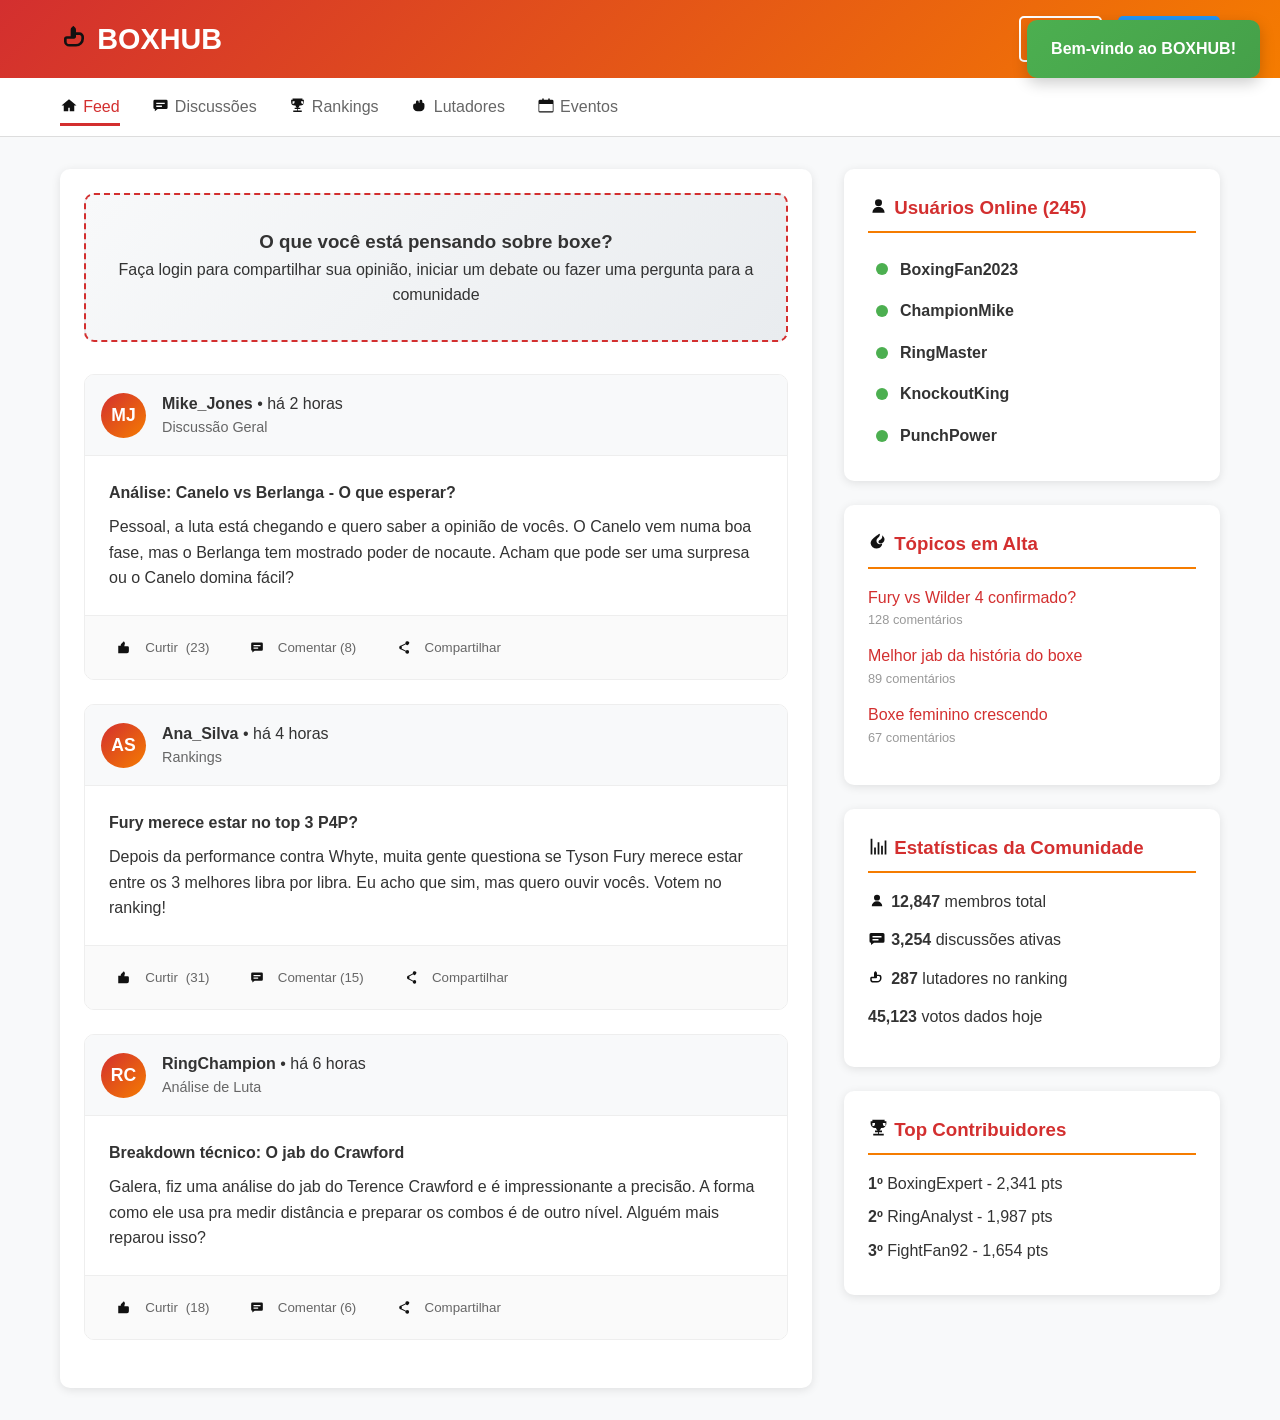
<file: boxhub-project/index.html>
<!DOCTYPE html>
<html lang="pt">
<head>
    <meta charset="UTF-8">
    <meta name="viewport" content="width=device-width, initial-scale=1.0">
    <title>BOXHUB - Comunidade de Boxe</title>
    <link rel="stylesheet" href="css/style.css">
    <link rel="stylesheet" href="css/animations.css">
</head>
<body>
    <header>
        <div class="container">
            <div class="header-content">
                <div class="logo"><img class="ui-icon" src="assets/images/icons/boxing-glove.svg" alt="" aria-hidden="true">BOXHUB</div>
                <div class="user-actions">
                    <a href="#" class="btn btn-secondary" onclick="openModal('loginModal')">Entrar</a>
                    <a href="#" class="btn btn-primary" onclick="openModal('registerModal')">Registrar</a>
                </div>
            </div>
        </div>
    </header>

    <nav>
        <div class="container">
            <ul class="nav-tabs">
                <li><a href="index.html" class="active"><img class="ui-icon" src="assets/images/icons/home.svg" alt="" aria-hidden="true">Feed</a></li>
                <li><a href="discussions.html"><img class="ui-icon" src="assets/images/icons/chat.svg" alt="" aria-hidden="true">Discussões</a></li>
                <li><a href="rankings.html"><img class="ui-icon" src="assets/images/icons/trophy.svg" alt="" aria-hidden="true">Rankings</a></li>
                <li><a href="fighters.html"><img class="ui-icon" src="assets/images/icons/fist.svg" alt="" aria-hidden="true">Lutadores</a></li>
                <li><a href="events.html"><img class="ui-icon" src="assets/images/icons/calendar.svg" alt="" aria-hidden="true">Eventos</a></li>
            </ul>
        </div>
    </nav>

    <div class="container">
        <div class="main-content">
            <main class="feed-section">
                <!-- Feed Tab -->
                <div id="feed-tab" class="tab-content">
                    <div class="create-post" onclick="checkLoginAndCreatePost()">
                        <h3>O que você está pensando sobre boxe?</h3>
                        <p>Faça login para compartilhar sua opinião, iniciar um debate ou fazer uma pergunta para a comunidade</p>
                    </div>

                    <div class="post">
                        <div class="post-header">
                            <div class="user-avatar">MJ</div>
                            <div>
                                <div><strong>Mike_Jones</strong> • há 2 horas</div>
                                <div style="font-size: 0.9rem; color: #666;">Discussão Geral</div>
                            </div>
                        </div>
                        <div class="post-content">
                            <h4>Análise: Canelo vs Berlanga - O que esperar?</h4>
                            <p>Pessoal, a luta está chegando e quero saber a opinião de vocês. O Canelo vem numa boa fase, mas o Berlanga tem mostrado poder de nocaute. Acham que pode ser uma surpresa ou o Canelo domina fácil?</p>
                        </div>
                        <div class="post-actions">
                            <button class="post-action" onclick="likePost(this)"><img class="ui-icon" src="assets/images/icons/thumb-up.svg" alt="" aria-hidden="true">Curtir <span class="count">(23)</span></button>
                            <button class="post-action" onclick="commentPost(this)"><img class="ui-icon" src="assets/images/icons/chat.svg" alt="" aria-hidden="true">Comentar (8)</button>
                            <button class="post-action" onclick="sharePost(this)"><img class="ui-icon" src="assets/images/icons/share.svg" alt="" aria-hidden="true">Compartilhar</button>
                        </div>
                    </div>

                    <div class="post">
                        <div class="post-header">
                            <div class="user-avatar">AS</div>
                            <div>
                                <div><strong>Ana_Silva</strong> • há 4 horas</div>
                                <div style="font-size: 0.9rem; color: #666;">Rankings</div>
                            </div>
                        </div>
                        <div class="post-content">
                            <h4>Fury merece estar no top 3 P4P?</h4>
                            <p>Depois da performance contra Whyte, muita gente questiona se Tyson Fury merece estar entre os 3 melhores libra por libra. Eu acho que sim, mas quero ouvir vocês. Votem no ranking!</p>
                        </div>
                        <div class="post-actions">
                            <button class="post-action" onclick="likePost(this)"><img class="ui-icon" src="assets/images/icons/thumb-up.svg" alt="" aria-hidden="true">Curtir <span class="count">(31)</span></button>
                            <button class="post-action" onclick="commentPost(this)"><img class="ui-icon" src="assets/images/icons/chat.svg" alt="" aria-hidden="true">Comentar (15)</button>
                            <button class="post-action" onclick="sharePost(this)"><img class="ui-icon" src="assets/images/icons/share.svg" alt="" aria-hidden="true">Compartilhar</button>
                        </div>
                    </div>

                    <div class="post">
                        <div class="post-header">
                            <div class="user-avatar">RC</div>
                            <div>
                                <div><strong>RingChampion</strong> • há 6 horas</div>
                                <div style="font-size: 0.9rem; color: #666;">Análise de Luta</div>
                            </div>
                        </div>
                        <div class="post-content">
                            <h4>Breakdown técnico: O jab do Crawford</h4>
                            <p>Galera, fiz uma análise do jab do Terence Crawford e é impressionante a precisão. A forma como ele usa pra medir distância e preparar os combos é de outro nível. Alguém mais reparou isso?</p>
                        </div>
                        <div class="post-actions">
                            <button class="post-action" onclick="likePost(this)"><img class="ui-icon" src="assets/images/icons/thumb-up.svg" alt="" aria-hidden="true">Curtir <span class="count">(18)</span></button>
                            <button class="post-action" onclick="commentPost(this)"><img class="ui-icon" src="assets/images/icons/chat.svg" alt="" aria-hidden="true">Comentar (6)</button>
                            <button class="post-action" onclick="sharePost(this)"><img class="ui-icon" src="assets/images/icons/share.svg" alt="" aria-hidden="true">Compartilhar</button>
                        </div>
                    </div>
                </div>

                <!-- Discussions Tab -->
                <div id="discussions-tab" class="tab-content" style="display: none;">
                    <h2><img class="ui-icon" src="assets/images/icons/chat.svg" alt="" aria-hidden="true">Discussões em Destaque</h2>
                    <p style="margin-bottom: 2rem; color: #666;">Participe dos debates mais quentes da comunidade!</p>
                    
                    <div class="discussion-topic">
                        <div class="topic-title">Quem é o maior peso pesado de todos os tempos?</div>
                        <p>Debate eterno no boxe! Muhammad Ali, Mike Tyson, ou alguém mais recente como Fury? Vamos decidir isso de uma vez por todas...</p>
                        <div class="topic-meta">
                            <span><img class="ui-icon" src="assets/images/icons/users.svg" alt="" aria-hidden="true">89 participantes</span>
                            <span><img class="ui-icon" src="assets/images/icons/chat.svg" alt="" aria-hidden="true">234 mensagens</span>
                            <span>Ativo há 5 min</span>
                        </div>
                    </div>

                    <div class="discussion-topic">
                        <div class="topic-title">Boxe feminino: Katie Taylor vs Amanda Serrano 2</div>
                        <p>A revanche que todo mundo quer ver! Quem leva a melhor dessa vez? A irlandesa vai manter o título ou a porto-riquenha consegue a vingança?</p>
                        <div class="topic-meta">
                            <span><img class="ui-icon" src="assets/images/icons/users.svg" alt="" aria-hidden="true">45 participantes</span>
                            <span><img class="ui-icon" src="assets/images/icons/chat.svg" alt="" aria-hidden="true">128 mensagens</span>
                            <span>Ativo há 12 min</span>
                        </div>
                    </div>

                    <div class="discussion-topic">
                        <div class="topic-title">Técnica: Melhor defesa no boxe moderno</div>
                        <p>Mayweather com o shoulder roll, Canelo com head movement, ou Crawford com footwork? Vamos analisar as diferentes escolas defensivas...</p>
                        <div class="topic-meta">
                            <span><img class="ui-icon" src="assets/images/icons/users.svg" alt="" aria-hidden="true">67 participantes</span>
                            <span><img class="ui-icon" src="assets/images/icons/chat.svg" alt="" aria-hidden="true">156 mensagens</span>
                            <span>Ativo há 8 min</span>
                        </div>
                    </div>
                </div>

                <!-- Rankings Tab -->
                <div id="rankings-tab" class="tab-content" style="display: none;">
                    <div style="display: flex; justify-content: space-between; align-items: center; margin-bottom: 1rem;">
                        <h2 style="margin: 0;"><img class="ui-icon" src="assets/images/icons/trophy.svg" alt="" aria-hidden="true">Rankings da Comunidade</h2>
                        <button class="btn btn-primary" onclick="checkLoginAndAddFighter()"><img class="ui-icon" src="assets/images/icons/plus.svg" alt="" aria-hidden="true">Adicionar Lutador</button>
                    </div>
                    <p style="margin-bottom: 2rem; color: #666;">Vote nos seus lutadores favoritos e ajude a criar o ranking oficial da nossa comunidade!</p>
                    
                    <div class="ranking-item">
                        <div class="ranking-position">#1</div>
                        <div class="fighter-avatar">CA</div>
                        <div class="fighter-info">
                            <div class="fighter-name">Canelo Álvarez</div>
                            <div class="fighter-stats">Super Médio • 59-2-2 • México</div>
                        </div>
                        <div class="vote-section">
                            <div class="vote-buttons">
                                <button class="vote-btn vote-up" onclick="vote('canelo_alvarez', 'up', this)">↑</button>
                                <button class="vote-btn vote-down" onclick="vote('canelo_alvarez', 'down', this)">↓</button>
                            </div>
                            <div class="vote-count">3,847 votos</div>
                            <button class="remove-vote-btn" onclick="removeVote('canelo_alvarez', this)" style="display: none;">Remover Voto</button>
                        </div>
                    </div>

                    <div class="ranking-item">
                        <div class="ranking-position">#2</div>
                        <div class="fighter-avatar">TF</div>
                        <div class="fighter-info">
                            <div class="fighter-name">Tyson Fury</div>
                            <div class="fighter-stats">Peso Pesado • 33-0-1 • Reino Unido</div>
                        </div>
                        <div class="vote-section">
                            <div class="vote-buttons">
                                <button class="vote-btn vote-up" onclick="vote('tyson_fury', 'up', this)">↑</button>
                                <button class="vote-btn vote-down" onclick="vote('tyson_fury', 'down', this)">↓</button>
                            </div>
                            <div class="vote-count">3,289 votos</div>
                            <button class="remove-vote-btn" onclick="removeVote('tyson_fury', this)" style="display: none;">Remover Voto</button>
                        </div>
                    </div>

                    <div class="ranking-item">
                        <div class="ranking-position">#3</div>
                        <div class="fighter-avatar">TC</div>
                        <div class="fighter-info">
                            <div class="fighter-name">Terence Crawford</div>
                            <div class="fighter-stats">Meio Médio • 40-0 • EUA</div>
                        </div>
                        <div class="vote-section">
                            <div class="vote-buttons">
                                <button class="vote-btn vote-up" onclick="vote('terence_crawford', 'up', this)">↑</button>
                                <button class="vote-btn vote-down" onclick="vote('terence_crawford', 'down', this)">↓</button>
                            </div>
                            <div class="vote-count">956 votos</div>
                            <button class="remove-vote-btn" onclick="removeVote('terence_crawford', this)" style="display: none;">Remover Voto</button>
                        </div>
                    </div>

                    <div class="ranking-item">
                        <div class="ranking-position">#4</div>
                        <div class="fighter-avatar">GR</div>
                        <div class="fighter-info">
                            <div class="fighter-name">Gervonta Davis</div>
                            <div class="fighter-stats">Leve • 29-0 • EUA</div>
                        </div>
                        <div class="vote-section">
                            <div class="vote-buttons">
                                <button class="vote-btn vote-up" onclick="vote('gervonta_davis', 'up', this)">↑</button>
                                <button class="vote-btn vote-down" onclick="vote('gervonta_davis', 'down', this)">↓</button>
                            </div>
                            <div class="vote-count">823 votos</div>
                            <button class="remove-vote-btn" onclick="removeVote('gervonta_davis', this)" style="display: none;">Remover Voto</button>
                        </div>
                    </div>

                    <div class="ranking-item">
                        <div class="ranking-position">#5</div>
                        <div class="fighter-avatar">KT</div>
                        <div class="fighter-info">
                            <div class="fighter-name">Katie Taylor</div>
                            <div class="fighter-stats">Leve Feminino • 22-0 • Irlanda</div>
                        </div>
                        <div class="vote-section">
                            <div class="vote-buttons">
                                <button class="vote-btn vote-up" onclick="vote('katie_taylor', 'up', this)">↑</button>
                                <button class="vote-btn vote-down" onclick="vote('katie_taylor', 'down', this)">↓</button>
                            </div>
                            <div class="vote-count">701 votos</div>
                            <button class="remove-vote-btn" onclick="removeVote('katie_taylor', this)" style="display: none;">Remover Voto</button>
                        </div>
                    </div>
                </div>
            </main>

            <aside class="sidebar">
                <div class="widget">
                    <h3><img class="ui-icon" src="assets/images/icons/users.svg" alt="" aria-hidden="true">Usuários Online (245)</h3>
                    <div class="online-user">
                        <div class="status-indicator"></div>
                        <div><strong>BoxingFan2023</strong></div>
                    </div>
                    <div class="online-user">
                        <div class="status-indicator"></div>
                        <div><strong>ChampionMike</strong></div>
                    </div>
                    <div class="online-user">
                        <div class="status-indicator"></div>
                        <div><strong>RingMaster</strong></div>
                    </div>
                    <div class="online-user">
                        <div class="status-indicator"></div>
                        <div><strong>KnockoutKing</strong></div>
                    </div>
                    <div class="online-user">
                        <div class="status-indicator"></div>
                        <div><strong>PunchPower</strong></div>
                    </div>
                </div>

                <div class="widget">
                    <h3><img class="ui-icon" src="assets/images/icons/flame.svg" alt="" aria-hidden="true">Tópicos em Alta</h3>
                    <div style="margin-bottom: 0.8rem;">
                        <a href="#" style="color: #d32f2f; text-decoration: none; font-weight: 500;">
                            Fury vs Wilder 4 confirmado?
                        </a>
                        <div style="font-size: 0.8rem; color: #999;">128 comentários</div>
                    </div>
                    <div style="margin-bottom: 0.8rem;">
                        <a href="#" style="color: #d32f2f; text-decoration: none; font-weight: 500;">
                            Melhor jab da história do boxe
                        </a>
                        <div style="font-size: 0.8rem; color: #999;">89 comentários</div>
                    </div>
                    <div style="margin-bottom: 0.8rem;">
                        <a href="#" style="color: #d32f2f; text-decoration: none; font-weight: 500;">
                            Boxe feminino crescendo
                        </a>
                        <div style="font-size: 0.8rem; color: #999;">67 comentários</div>
                    </div>
                </div>

                <div class="widget">
                    <h3><img class="ui-icon" src="assets/images/icons/chart.svg" alt="" aria-hidden="true">Estatísticas da Comunidade</h3>
                    <div style="margin-bottom: 0.8rem;"><img class="ui-icon" src="assets/images/icons/users.svg" alt="" aria-hidden="true"><strong>12,847</strong> membros total</div>
                    <div style="margin-bottom: 0.8rem;"><img class="ui-icon" src="assets/images/icons/chat.svg" alt="" aria-hidden="true"><strong>3,254</strong> discussões ativas</div>
                    <div style="margin-bottom: 0.8rem;"><img class="ui-icon" src="assets/images/icons/boxing-glove.svg" alt="" aria-hidden="true"><strong>287</strong> lutadores no ranking</div>
                    <div style="margin-bottom: 0.8rem;"><strong>45,123</strong> votos dados hoje</div>
                </div>

                <div class="widget">
                    <h3><img class="ui-icon" src="assets/images/icons/trophy.svg" alt="" aria-hidden="true">Top Contribuidores</h3>
                    <div style="margin-bottom: 0.5rem;"><strong>1º</strong> BoxingExpert - 2,341 pts</div>
                    <div style="margin-bottom: 0.5rem;"><strong>2º</strong> RingAnalyst - 1,987 pts</div>
                    <div style="margin-bottom: 0.5rem;"><strong>3º</strong> FightFan92 - 1,654 pts</div>
                </div>
            </aside>
        </div>
    </div>

    <!-- Modal para criar post -->
    <div id="createPostModal" class="modal">
        <div class="modal-content">
            <div class="modal-header">
                <h3><img class="ui-icon" src="assets/images/icons/edit.svg" alt="" aria-hidden="true">Criar Novo Post</h3>
                <button class="close" onclick="closeModal('createPostModal')">&times;</button>
            </div>
            <div class="modal-body">
                <form onsubmit="createPost(event)">
                    <div class="form-group">
                        <label>Categoria:</label>
                        <select class="form-control" id="postCategory">
                            <option value="geral">Discussão Geral</option>
                            <option value="rankings">Rankings</option>
                            <option value="analise">Análise de Luta</option>
                            <option value="noticias">Notícias</option>
                            <option value="tecnica">Técnica</option>
                        </select>
                    </div>
                    <div class="form-group">
                        <label>Título:</label>
                        <input type="text" class="form-control" id="postTitle" placeholder="Digite um título chamativo para seu post..." required>
                    </div>
                    <div class="form-group">
                        <label>Conteúdo:</label>
                        <textarea class="form-control" id="postContent" placeholder="Compartilhe sua opinião, análise ou pergunta sobre boxe. Seja respeitoso e construtivo!" required></textarea>
                    </div>
                    <button type="submit" class="btn btn-primary" style="width: 100%;"><img class="ui-icon" src="assets/images/icons/send.svg" alt="" aria-hidden="true">Publicar Post</button>
                </form>
            </div>
        </div>
    </div>

    <!-- Modal de Login -->
    <div id="loginModal" class="modal">
        <div class="modal-content">
            <div class="modal-header">
                <h3><img class="ui-icon" src="assets/images/icons/key.svg" alt="" aria-hidden="true">Entrar no BOXHUB</h3>
                <button class="close" onclick="closeModal('loginModal')">&times;</button>
            </div>
            <div class="modal-body">
                <form onsubmit="login(event)">
                    <div class="form-group">
                        <label>Email ou Usuário:</label>
                        <input type="text" class="form-control" placeholder="seu@email.com ou usuario" required>
                    </div>
                    <div class="form-group">
                        <label>Senha:</label>
                        <input type="password" class="form-control" placeholder="••••••••" required>
                    </div>
                    <button type="submit" class="btn btn-primary" style="width: 100%; margin-bottom: 1rem;"><img class="ui-icon" src="assets/images/icons/door.svg" alt="" aria-hidden="true">Entrar</button>
                    <div style="text-align: center;">
                        <a href="#" style="color: #d32f2f;">Esqueceu a senha?</a>
                    </div>
                </form>
            </div>
        </div>
    </div>

    <!-- Modal de Registro -->
    <div id="registerModal" class="modal">
        <div class="modal-content">
            <div class="modal-header">
                <h3><img class="ui-icon" src="assets/images/icons/target.svg" alt="" aria-hidden="true">Junte-se ao BOXHUB</h3>
                <button class="close" onclick="closeModal('registerModal')">&times;</button>
            </div>
            <div class="modal-body">
                <form onsubmit="register(event)">
                    <div class="form-group">
                        <label>Nome de Usuário:</label>
                        <input type="text" class="form-control" placeholder="escolha um nome único" required>
                    </div>
                    <div class="form-group">
                        <label>Email:</label>
                        <input type="email" class="form-control" placeholder="seu@email.com" required>
                    </div>
                    <div class="form-group">
                        <label>Senha:</label>
                        <input type="password" class="form-control" placeholder="mínimo 6 caracteres" required>
                    </div>
                    <button type="submit" class="btn btn-primary" style="width: 100%;"><img class="ui-icon" src="assets/images/icons/target.svg" alt="" aria-hidden="true">Criar Conta</button>
                </form>
            </div>
        </div>
    </div>

    <!-- Modal para Adicionar Lutador -->
    <div id="addFighterModal" class="modal">
        <div class="modal-content">
            <div class="modal-header">
                <h3><img class="ui-icon" src="assets/images/icons/boxing-glove.svg" alt="" aria-hidden="true">Adicionar Novo Lutador</h3>
                <button class="close" onclick="closeModal('addFighterModal')">&times;</button>
            </div>
            <div class="modal-body">
                <form onsubmit="addFighter(event)">
                    <div class="form-group">
                        <label>Nome do Lutador:</label>
                        <input type="text" class="form-control" id="fighterName" placeholder="Ex: Mike Tyson" required>
                    </div>
                    <div class="form-group">
                        <label>Categoria de Peso:</label>
                        <select class="form-control" id="fighterCategory" required>
                            <option value="">Selecione a categoria</option>
                            <option value="Peso Mosca">Peso Mosca</option>
                            <option value="Peso Galo">Peso Galo</option>
                            <option value="Peso Pena">Peso Pena</option>
                            <option value="Peso Leve">Peso Leve</option>
                            <option value="Peso Meio-Médio">Peso Meio-Médio</option>
                            <option value="Peso Médio">Peso Médio</option>
                            <option value="Peso Super Médio">Peso Super Médio</option>
                            <option value="Peso Meio-Pesado">Peso Meio-Pesado</option>
                            <option value="Peso Pesado">Peso Pesado</option>
                        </select>
                    </div>
                    <div class="form-group">
                        <label>Record (Vitórias-Derrotas-Empates):</label>
                        <input type="text" class="form-control" id="fighterRecord" placeholder="Ex: 50-6-2" required>
                    </div>
                    <div class="form-group">
                        <label>País:</label>
                        <input type="text" class="form-control" id="fighterCountry" placeholder="Ex: Brasil" required>
                    </div>
                    <button type="submit" class="btn btn-primary" style="width: 100%;"><img class="ui-icon" src="assets/images/icons/plus.svg" alt="" aria-hidden="true">Adicionar ao Ranking</button>
                </form>
            </div>
        </div>
    </div>

    <script src="js/config.js"></script>
    <script src="js/main.js"></script>
    <script>
        document.addEventListener('DOMContentLoaded', function() {
            showTab('feed');
            updateUserInterface();
        });
    </script>
</body>
</html>
</file>
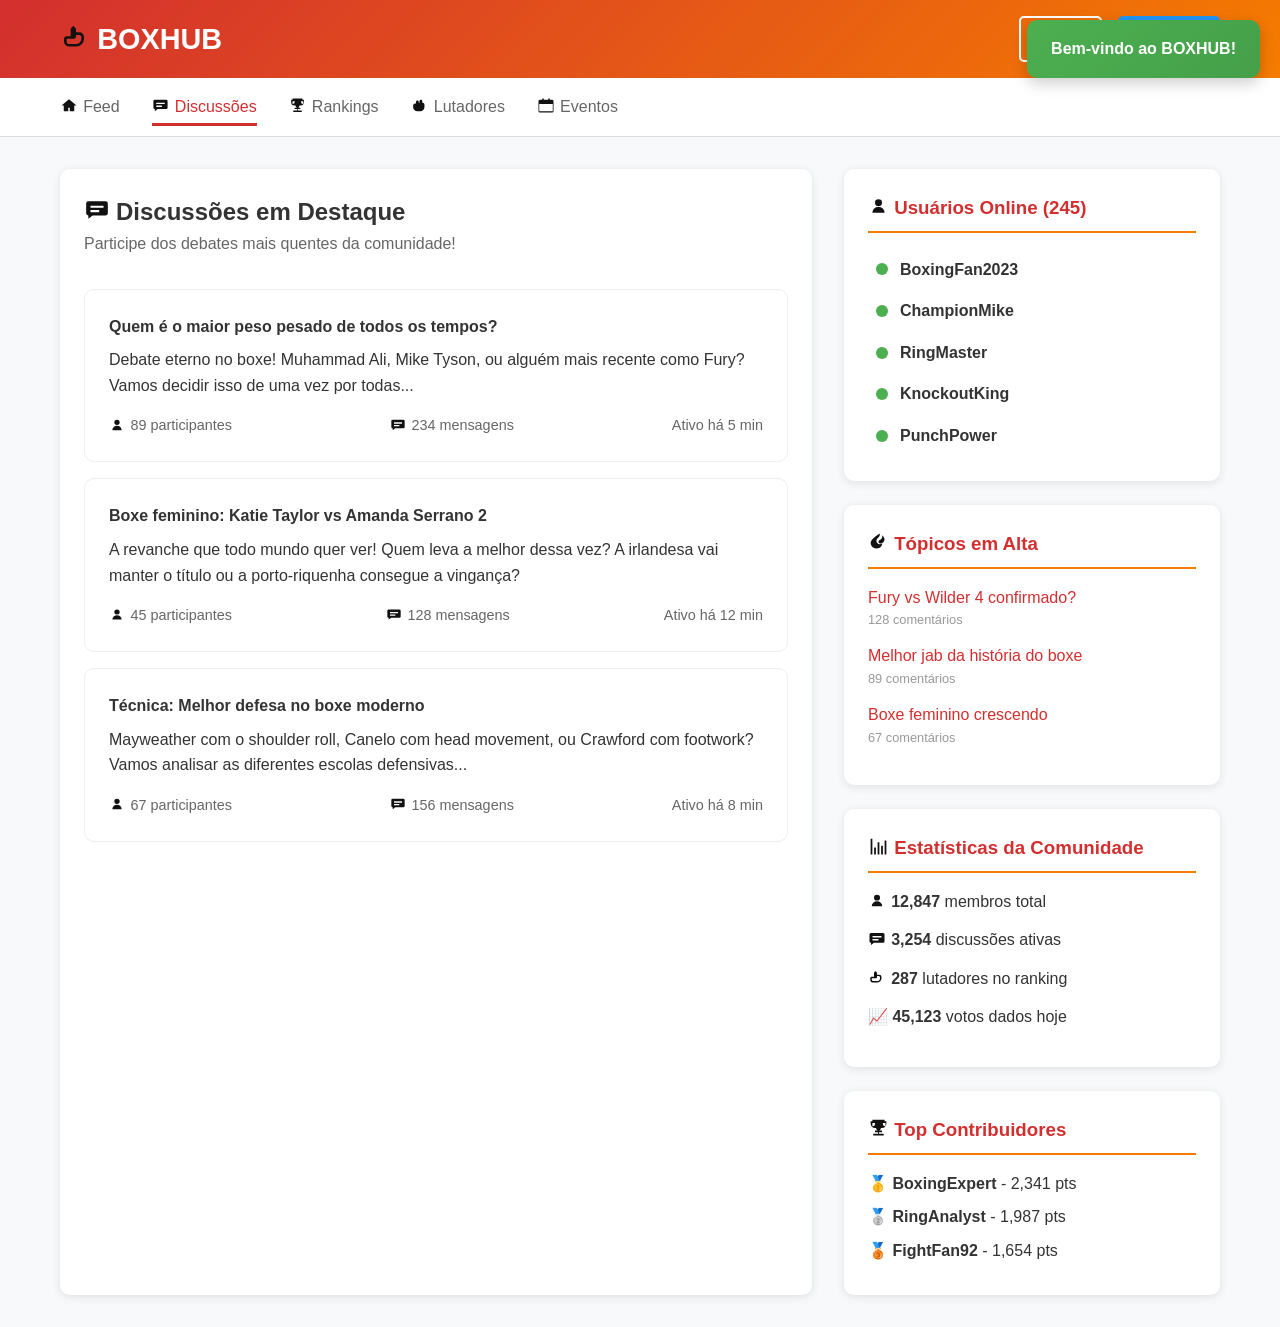
<file: boxhub-project/discussions.html>
<!DOCTYPE html>
<html lang="pt">
<head>
    <meta charset="UTF-8">
    <meta name="viewport" content="width=device-width, initial-scale=1.0">
    <title>BOXHUB - Discussões</title>
    <link rel="stylesheet" href="css/style.css">
    <link rel="stylesheet" href="css/animations.css">
</head>
<body>
    <header>
        <div class="container">
            <div class="header-content">
                <div class="logo"><img class="ui-icon" src="assets/images/icons/boxing-glove.svg" alt="" aria-hidden="true">BOXHUB</div>
                <div class="user-actions">
                    <a href="#" class="btn btn-secondary" onclick="openModal('loginModal')">Entrar</a>
                    <a href="#" class="btn btn-primary" onclick="openModal('registerModal')">Registrar</a>
                </div>
            </div>
        </div>
    </header>

    <nav>
        <div class="container">
            <ul class="nav-tabs">
                <li><a href="index.html"><img class="ui-icon" src="assets/images/icons/home.svg" alt="" aria-hidden="true">Feed</a></li>
                <li><a href="discussions.html" class="active"><img class="ui-icon" src="assets/images/icons/chat.svg" alt="" aria-hidden="true">Discussões</a></li>
                <li><a href="rankings.html"><img class="ui-icon" src="assets/images/icons/trophy.svg" alt="" aria-hidden="true">Rankings</a></li>
                <li><a href="fighters.html"><img class="ui-icon" src="assets/images/icons/fist.svg" alt="" aria-hidden="true">Lutadores</a></li>
                <li><a href="events.html"><img class="ui-icon" src="assets/images/icons/calendar.svg" alt="" aria-hidden="true">Eventos</a></li>
            </ul>
        </div>
    </nav>

    <div class="container">
        <div class="main-content">
            <main class="feed-section">
                <div id="discussions-tab" class="tab-content" style="display: block;">
                    <h2><img class="ui-icon" src="assets/images/icons/chat.svg" alt="" aria-hidden="true">Discussões em Destaque</h2>
                    <p style="margin-bottom: 2rem; color: #666;">Participe dos debates mais quentes da comunidade!</p>
                    
                    <div class="discussion-topic">
                        <div class="topic-title">Quem é o maior peso pesado de todos os tempos?</div>
                        <p>Debate eterno no boxe! Muhammad Ali, Mike Tyson, ou alguém mais recente como Fury? Vamos decidir isso de uma vez por todas...</p>
                        <div class="topic-meta">
                            <span><img class="ui-icon" src="assets/images/icons/users.svg" alt="" aria-hidden="true">89 participantes</span>
                            <span><img class="ui-icon" src="assets/images/icons/chat.svg" alt="" aria-hidden="true">234 mensagens</span>
                            <span>Ativo há 5 min</span>
                        </div>
                    </div>

                    <div class="discussion-topic">
                        <div class="topic-title">Boxe feminino: Katie Taylor vs Amanda Serrano 2</div>
                        <p>A revanche que todo mundo quer ver! Quem leva a melhor dessa vez? A irlandesa vai manter o título ou a porto-riquenha consegue a vingança?</p>
                        <div class="topic-meta">
                            <span><img class="ui-icon" src="assets/images/icons/users.svg" alt="" aria-hidden="true">45 participantes</span>
                            <span><img class="ui-icon" src="assets/images/icons/chat.svg" alt="" aria-hidden="true">128 mensagens</span>
                            <span>Ativo há 12 min</span>
                        </div>
                    </div>

                    <div class="discussion-topic">
                        <div class="topic-title">Técnica: Melhor defesa no boxe moderno</div>
                        <p>Mayweather com o shoulder roll, Canelo com head movement, ou Crawford com footwork? Vamos analisar as diferentes escolas defensivas...</p>
                        <div class="topic-meta">
                            <span><img class="ui-icon" src="assets/images/icons/users.svg" alt="" aria-hidden="true">67 participantes</span>
                            <span><img class="ui-icon" src="assets/images/icons/chat.svg" alt="" aria-hidden="true">156 mensagens</span>
                            <span>Ativo há 8 min</span>
                        </div>
                    </div>
                </div>
            </main>

            <aside class="sidebar">
                <!-- Sidebar copied from index.html -->
                <div class="widget">
                    <h3><img class="ui-icon" src="assets/images/icons/users.svg" alt="" aria-hidden="true">Usuários Online (245)</h3>
                    <div class="online-user">
                        <div class="status-indicator"></div>
                        <div><strong>BoxingFan2023</strong></div>
                    </div>
                    <div class="online-user">
                        <div class="status-indicator"></div>
                        <div><strong>ChampionMike</strong></div>
                    </div>
                    <div class="online-user">
                        <div class="status-indicator"></div>
                        <div><strong>RingMaster</strong></div>
                    </div>
                    <div class="online-user">
                        <div class="status-indicator"></div>
                        <div><strong>KnockoutKing</strong></div>
                    </div>
                    <div class="online-user">
                        <div class="status-indicator"></div>
                        <div><strong>PunchPower</strong></div>
                    </div>
                </div>

                <div class="widget">
                    <h3><img class="ui-icon" src="assets/images/icons/flame.svg" alt="" aria-hidden="true">Tópicos em Alta</h3>
                    <div style="margin-bottom: 0.8rem;">
                        <a href="#" style="color: #d32f2f; text-decoration: none; font-weight: 500;">
                            Fury vs Wilder 4 confirmado?
                        </a>
                        <div style="font-size: 0.8rem; color: #999;">128 comentários</div>
                    </div>
                    <div style="margin-bottom: 0.8rem;">
                        <a href="#" style="color: #d32f2f; text-decoration: none; font-weight: 500;">
                            Melhor jab da história do boxe
                        </a>
                        <div style="font-size: 0.8rem; color: #999;">89 comentários</div>
                    </div>
                    <div style="margin-bottom: 0.8rem;">
                        <a href="#" style="color: #d32f2f; text-decoration: none; font-weight: 500;">
                            Boxe feminino crescendo
                        </a>
                        <div style="font-size: 0.8rem; color: #999;">67 comentários</div>
                    </div>
                </div>

                <div class="widget">
                    <h3><img class="ui-icon" src="assets/images/icons/chart.svg" alt="" aria-hidden="true">Estatísticas da Comunidade</h3>
                    <div style="margin-bottom: 0.8rem;"><img class="ui-icon" src="assets/images/icons/users.svg" alt="" aria-hidden="true"><strong>12,847</strong> membros total</div>
                    <div style="margin-bottom: 0.8rem;"><img class="ui-icon" src="assets/images/icons/chat.svg" alt="" aria-hidden="true"><strong>3,254</strong> discussões ativas</div>
                    <div style="margin-bottom: 0.8rem;"><img class="ui-icon" src="assets/images/icons/boxing-glove.svg" alt="" aria-hidden="true"><strong>287</strong> lutadores no ranking</div>
                    <div style="margin-bottom: 0.8rem;">📈 <strong>45,123</strong> votos dados hoje</div>
                </div>

                <div class="widget">
                    <h3><img class="ui-icon" src="assets/images/icons/trophy.svg" alt="" aria-hidden="true">Top Contribuidores</h3>
                    <div style="margin-bottom: 0.5rem;">🥇 <strong>BoxingExpert</strong> - 2,341 pts</div>
                    <div style="margin-bottom: 0.5rem;">🥈 <strong>RingAnalyst</strong> - 1,987 pts</div>
                    <div style="margin-bottom: 0.5rem;">🥉 <strong>FightFan92</strong> - 1,654 pts</div>
                </div>
            </aside>
        </div>
    </div>

    <!-- Modals (copiados de index.html) -->
    <div id="createPostModal" class="modal">
        <div class="modal-content">
            <div class="modal-header">
                <h3><img class="ui-icon" src="assets/images/icons/edit.svg" alt="" aria-hidden="true">Criar Novo Post</h3>
                <button class="close" onclick="closeModal('createPostModal')">&times;</button>
            </div>
            <div class="modal-body">
                <form onsubmit="createPost(event)">
                    <div class="form-group">
                        <label>Categoria:</label>
                        <select class="form-control" id="postCategory">
                            <option value="geral">Discussão Geral</option>
                            <option value="rankings">Rankings</option>
                            <option value="analise">Análise de Luta</option>
                            <option value="noticias">Notícias</option>
                            <option value="tecnica">Técnica</option>
                        </select>
                    </div>
                    <div class="form-group">
                        <label>Título:</label>
                        <input type="text" class="form-control" id="postTitle" placeholder="Digite um título chamativo para seu post..." required>
                    </div>
                    <div class="form-group">
                        <label>Conteúdo:</label>
                        <textarea class="form-control" id="postContent" placeholder="Compartilhe sua opinião, análise ou pergunta sobre boxe. Seja respeitoso e construtivo!" required></textarea>
                    </div>
                    <button type="submit" class="btn btn-primary" style="width: 100%;"><img class="ui-icon" src="assets/images/icons/send.svg" alt="" aria-hidden="true">Publicar Post</button>
                </form>
            </div>
        </div>
    </div>

    <div id="loginModal" class="modal">
        <div class="modal-content">
            <div class="modal-header">
                <h3><img class="ui-icon" src="assets/images/icons/key.svg" alt="" aria-hidden="true">Entrar no BOXHUB</h3>
                <button class="close" onclick="closeModal('loginModal')">&times;</button>
            </div>
            <div class="modal-body">
                <form onsubmit="login(event)">
                    <div class="form-group">
                        <label>Email ou Usuário:</label>
                        <input type="text" class="form-control" placeholder="seu@email.com ou usuario" required>
                    </div>
                    <div class="form-group">
                        <label>Senha:</label>
                        <input type="password" class="form-control" placeholder="••••••••" required>
                    </div>
                    <button type="submit" class="btn btn-primary" style="width: 100%; margin-bottom: 1rem;"><img class="ui-icon" src="assets/images/icons/door.svg" alt="" aria-hidden="true">Entrar</button>
                    <div style="text-align: center;">
                        <a href="#" style="color: #d32f2f;">Esqueceu a senha?</a>
                    </div>
                </form>
            </div>
        </div>
    </div>

    <div id="registerModal" class="modal">
        <div class="modal-content">
            <div class="modal-header">
                <h3><img class="ui-icon" src="assets/images/icons/target.svg" alt="" aria-hidden="true">Junte-se ao BOXHUB</h3>
                <button class="close" onclick="closeModal('registerModal')">&times;</button>
            </div>
            <div class="modal-body">
                <form onsubmit="register(event)">
                    <div class="form-group">
                        <label>Nome de Usuário:</label>
                        <input type="text" class="form-control" placeholder="escolha um nome único" required>
                    </div>
                    <div class="form-group">
                        <label>Email:</label>
                        <input type="email" class="form-control" placeholder="seu@email.com" required>
                    </div>
                    <div class="form-group">
                        <label>Senha:</label>
                        <input type="password" class="form-control" placeholder="mínimo 6 caracteres" required>
                    </div>
                    <button type="submit" class="btn btn-primary" style="width: 100%;"><img class="ui-icon" src="assets/images/icons/target.svg" alt="" aria-hidden="true">Criar Conta</button>
                </form>
            </div>
        </div>
    </div>

    <div id="addFighterModal" class="modal">
        <div class="modal-content">
            <div class="modal-header">
                <h3><img class="ui-icon" src="assets/images/icons/boxing-glove.svg" alt="" aria-hidden="true">Adicionar Novo Lutador</h3>
                <button class="close" onclick="closeModal('addFighterModal')">&times;</button>
            </div>
            <div class="modal-body">
                <form onsubmit="addFighter(event)">
                    <div class="form-group">
                        <label>Nome do Lutador:</label>
                        <input type="text" class="form-control" id="fighterName" placeholder="Ex: Mike Tyson" required>
                    </div>
                    <div class="form-group">
                        <label>Categoria de Peso:</label>
                        <select class="form-control" id="fighterCategory" required>
                            <option value="">Selecione a categoria</option>
                            <option value="Peso Mosca">Peso Mosca</option>
                            <option value="Peso Galo">Peso Galo</option>
                            <option value="Peso Pena">Peso Pena</option>
                            <option value="Peso Leve">Peso Leve</option>
                            <option value="Peso Meio-Médio">Peso Meio-Médio</option>
                            <option value="Peso Médio">Peso Médio</option>
                            <option value="Peso Super Médio">Peso Super Médio</option>
                            <option value="Peso Meio-Pesado">Peso Meio-Pesado</option>
                            <option value="Peso Pesado">Peso Pesado</option>
                        </select>
                    </div>
                    <div class="form-group">
                        <label>Record (Vitórias-Derrotas-Empates):</label>
                        <input type="text" class="form-control" id="fighterRecord" placeholder="Ex: 50-6-2" required>
                    </div>
                    <div class="form-group">
                        <label>País:</label>
                        <input type="text" class="form-control" id="fighterCountry" placeholder="Ex: Brasil" required>
                    </div>
                    <button type="submit" class="btn btn-primary" style="width: 100%;"><img class="ui-icon" src="assets/images/icons/plus.svg" alt="" aria-hidden="true">Adicionar ao Ranking</button>
                </form>
            </div>
        </div>
    </div>

    <script>
        // Marca o link ativo no nav (opcional)
        document.addEventListener('DOMContentLoaded', function(){
            const links = document.querySelectorAll('.nav-tabs a');
            links.forEach(a => { a.classList.remove('active'); if (a.getAttribute('href').endsWith('discussions.html')) a.classList.add('active'); });
        });
    </script>
    <script src="js/config.js"></script>
    <script src="js/main.js"></script>
</body>
</html>
</file>
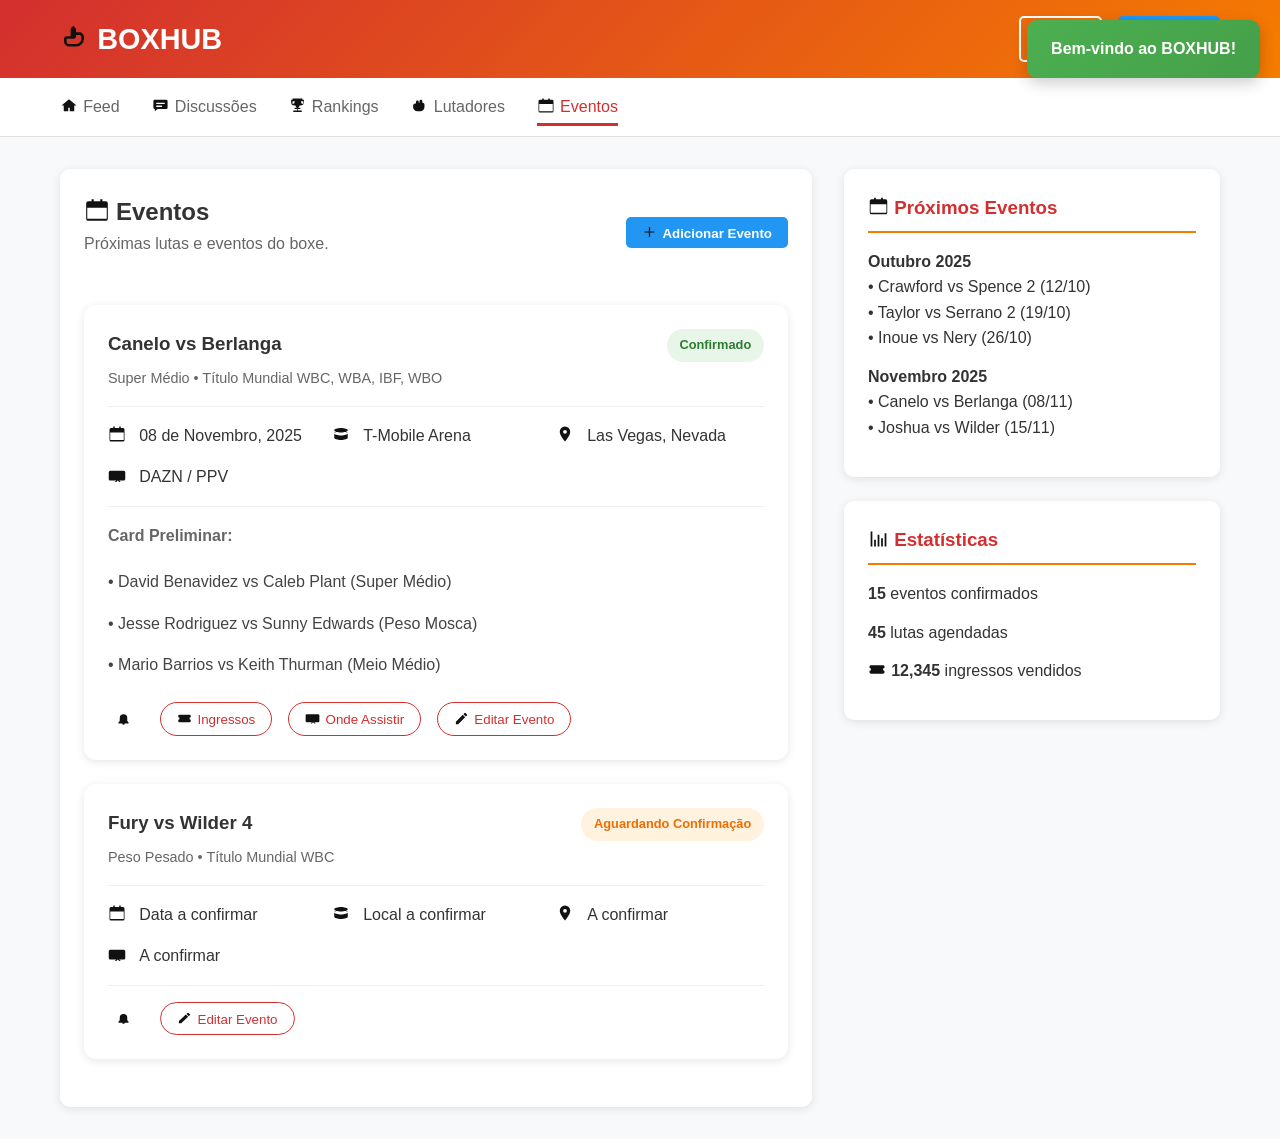
<file: boxhub-project/events.html>
<!DOCTYPE html>
<html lang="pt">
<head>
    <meta charset="UTF-8">
    <meta name="viewport" content="width=device-width, initial-scale=1.0">
    <title>BOXHUB - Eventos</title>
    <link rel="stylesheet" href="css/style.css">
    <link rel="stylesheet" href="css/animations.css">
    <link rel="stylesheet" href="css/components.css">
</head>
<body>
    <header>
        <div class="container">
            <div class="header-content">
                <div class="logo"><img class="ui-icon" src="assets/images/icons/boxing-glove.svg" alt="" aria-hidden="true">BOXHUB</div>
                <div class="user-actions">
                    <a href="#" class="btn btn-secondary" onclick="openModal('loginModal')">Entrar</a>
                    <a href="#" class="btn btn-primary" onclick="openModal('registerModal')">Registrar</a>
                </div>
            </div>
        </div>
    </header>

    <nav>
        <div class="container">
            <ul class="nav-tabs">
                <li><a href="index.html"><img class="ui-icon" src="assets/images/icons/home.svg" alt="" aria-hidden="true">Feed</a></li>
                <li><a href="discussions.html"><img class="ui-icon" src="assets/images/icons/chat.svg" alt="" aria-hidden="true">Discussões</a></li>
                <li><a href="rankings.html"><img class="ui-icon" src="assets/images/icons/trophy.svg" alt="" aria-hidden="true">Rankings</a></li>
                <li><a href="fighters.html"><img class="ui-icon" src="assets/images/icons/fist.svg" alt="" aria-hidden="true">Lutadores</a></li>
                <li><a href="events.html" class="active"><img class="ui-icon" src="assets/images/icons/calendar.svg" alt="" aria-hidden="true">Eventos</a></li>
            </ul>
        </div>
    </nav>

    <div class="container">
        <div class="main-content">
            <main class="feed-section">
                <div id="events-tab" class="tab-content" style="display: block;">
                    <div class="event-controls">
                        <div>
                            <h2><img class="ui-icon" src="assets/images/icons/calendar.svg" alt="" aria-hidden="true">Eventos</h2>
                            <p style="margin-bottom: 1rem; color: #666;">Próximas lutas e eventos do boxe.</p>
                        </div>
                        <button class="btn btn-primary" onclick="checkLoginAndAddEvent()"><img class="ui-icon" src="assets/images/icons/plus.svg" alt="" aria-hidden="true">Adicionar Evento</button>
                    </div>

                    <div class="event-item">
                        <div class="event-header">
                            <div class="event-title">
                                <h3>Canelo vs Berlanga</h3>
                                <div class="event-meta">Super Médio • Título Mundial WBC, WBA, IBF, WBO</div>
                            </div>
                            <span class="event-status status-confirmed">Confirmado</span>
                        </div>
                        
                        <div class="event-details">
                            <div class="detail-item">
                                <span><img class="ui-icon" src="assets/images/icons/calendar.svg" alt="" aria-hidden="true"></span>
                                <span>08 de Novembro, 2025</span>
                            </div>
                            <div class="detail-item">
                                <span><img class="ui-icon" src="assets/images/icons/stadium.svg" alt="" aria-hidden="true"></span>
                                <span>T-Mobile Arena</span>
                            </div>
                            <div class="detail-item">
                                <span><img class="ui-icon" src="assets/images/icons/map-pin.svg" alt="" aria-hidden="true"></span>
                                <span>Las Vegas, Nevada</span>
                            </div>
                            <div class="detail-item">
                                <span><img class="ui-icon" src="assets/images/icons/tv.svg" alt="" aria-hidden="true"></span>
                                <span>DAZN / PPV</span>
                            </div>
                        </div>

                        <div class="undercard">
                            <h4>Card Preliminar:</h4>
                            <ul class="undercard-list">
                                <li class="undercard-item">• David Benavidez vs Caleb Plant (Super Médio)</li>
                                <li class="undercard-item">• Jesse Rodriguez vs Sunny Edwards (Peso Mosca)</li>
                                <li class="undercard-item">• Mario Barrios vs Keith Thurman (Meio Médio)</li>
                            </ul>
                        </div>

                        <div class="action-buttons">
                            <button class="notify-btn" onclick="toggleEventNotification(this)" title="Ativar notificações"><img class="ui-icon" src="assets/images/icons/bell.svg" alt="" aria-hidden="true"></button>
                            <button class="btn-outline"><img class="ui-icon" src="assets/images/icons/ticket.svg" alt="" aria-hidden="true">Ingressos</button>
                            <button class="btn-outline"><img class="ui-icon" src="assets/images/icons/tv.svg" alt="" aria-hidden="true">Onde Assistir</button>
                            <button class="btn-outline"><img class="ui-icon" src="assets/images/icons/edit.svg" alt="" aria-hidden="true">Editar Evento</button>
                        </div>
                    </div>

                    <div class="event-item">
                        <div class="event-header">
                            <div class="event-title">
                                <h3>Fury vs Wilder 4</h3>
                                <div class="event-meta">Peso Pesado • Título Mundial WBC</div>
                            </div>
                            <span class="event-status status-pending">Aguardando Confirmação</span>
                        </div>
                        
                        <div class="event-details">
                            <div class="detail-item">
                                <span><img class="ui-icon" src="assets/images/icons/calendar.svg" alt="" aria-hidden="true"></span>
                                <span>Data a confirmar</span>
                            </div>
                            <div class="detail-item">
                                <span><img class="ui-icon" src="assets/images/icons/stadium.svg" alt="" aria-hidden="true"></span>
                                <span>Local a confirmar</span>
                            </div>
                            <div class="detail-item">
                                <span><img class="ui-icon" src="assets/images/icons/map-pin.svg" alt="" aria-hidden="true"></span>
                                <span>A confirmar</span>
                            </div>
                            <div class="detail-item">
                                <span><img class="ui-icon" src="assets/images/icons/tv.svg" alt="" aria-hidden="true"></span>
                                <span>A confirmar</span>
                            </div>
                        </div>

                        <div class="action-buttons">
                            <button class="notify-btn" onclick="toggleEventNotification(this)" title="Ativar notificações"><img class="ui-icon" src="assets/images/icons/bell.svg" alt="" aria-hidden="true"></button>
                            <button class="btn-outline"><img class="ui-icon" src="assets/images/icons/edit.svg" alt="" aria-hidden="true">Editar Evento</button>
                        </div>
                    </div>
                </div>
            </main>

            <aside class="sidebar">
                <div class="widget">
                    <h3><img class="ui-icon" src="assets/images/icons/calendar.svg" alt="" aria-hidden="true">Próximos Eventos</h3>
                    <div style="margin-bottom: 0.8rem;">
                        <div><strong>Outubro 2025</strong></div>
                        <div>• Crawford vs Spence 2 (12/10)</div>
                        <div>• Taylor vs Serrano 2 (19/10)</div>
                        <div>• Inoue vs Nery (26/10)</div>
                    </div>
                    <div style="margin-bottom: 0.8rem;">
                        <div><strong>Novembro 2025</strong></div>
                        <div>• Canelo vs Berlanga (08/11)</div>
                        <div>• Joshua vs Wilder (15/11)</div>
                    </div>
                </div>

                <div class="widget">
                    <h3><img class="ui-icon" src="assets/images/icons/chart.svg" alt="" aria-hidden="true">Estatísticas</h3>
                    <div style="margin-bottom: 0.8rem;"><strong>15</strong> eventos confirmados</div>
                    <div style="margin-bottom: 0.8rem;"><strong>45</strong> lutas agendadas</div>
                    <div style="margin-bottom: 0.8rem;"><img class="ui-icon" src="assets/images/icons/ticket.svg" alt="" aria-hidden="true"><strong>12,345</strong> ingressos vendidos</div>
                </div>
            </aside>
        </div>
    </div>

    <div id="createPostModal" class="modal">
        <div class="modal-content">
            <div class="modal-header">
                <h3><img class="ui-icon" src="assets/images/icons/edit.svg" alt="" aria-hidden="true">Criar Novo Post</h3>
                <button class="close" onclick="closeModal('createPostModal')">&times;</button>
            </div>
            <div class="modal-body">
                <form onsubmit="createPost(event)">
                    <div class="form-group">
                        <label>Categoria:</label>
                        <select class="form-control" id="postCategory">
                            <option value="geral">Discussão Geral</option>
                            <option value="rankings">Rankings</option>
                            <option value="analise">Análise de Luta</option>
                            <option value="noticias">Notícias</option>
                            <option value="tecnica">Técnica</option>
                        </select>
                    </div>
                    <div class="form-group">
                        <label>Título:</label>
                        <input type="text" class="form-control" id="postTitle" placeholder="Digite um título chamativo para seu post..." required>
                    </div>
                    <div class="form-group">
                        <label>Conteúdo:</label>
                        <textarea class="form-control" id="postContent" placeholder="Compartilhe sua opinião, análise ou pergunta sobre boxe. Seja respeitoso e construtivo!" required></textarea>
                    </div>
                    <button type="submit" class="btn btn-primary" style="width: 100%;"><img class="ui-icon" src="assets/images/icons/send.svg" alt="" aria-hidden="true">Publicar Post</button>
                </form>
            </div>
        </div>
    </div>

    <div id="loginModal" class="modal">
        <div class="modal-content">
            <div class="modal-header">
                <h3><img class="ui-icon" src="assets/images/icons/key.svg" alt="" aria-hidden="true">Entrar no BOXHUB</h3>
                <button class="close" onclick="closeModal('loginModal')">&times;</button>
            </div>
            <div class="modal-body">
                <form onsubmit="login(event)">
                    <div class="form-group">
                        <label>Email ou Usuário:</label>
                        <input type="text" class="form-control" placeholder="seu@email.com ou usuario" required>
                    </div>
                    <div class="form-group">
                        <label>Senha:</label>
                        <input type="password" class="form-control" placeholder="••••••••" required>
                    </div>
                    <button type="submit" class="btn btn-primary" style="width: 100%; margin-bottom: 1rem;"><img class="ui-icon" src="assets/images/icons/door.svg" alt="" aria-hidden="true">Entrar</button>
                    <div style="text-align: center;">
                        <a href="#" style="color: #d32f2f;">Esqueceu a senha?</a>
                    </div>
                </form>
            </div>
        </div>
    </div>

    <div id="registerModal" class="modal">
        <div class="modal-content">
            <div class="modal-header">
                <h3><img class="ui-icon" src="assets/images/icons/target.svg" alt="" aria-hidden="true">Junte-se ao BOXHUB</h3>
                <button class="close" onclick="closeModal('registerModal')">&times;</button>
            </div>
            <div class="modal-body">
                <form onsubmit="register(event)">
                    <div class="form-group">
                        <label>Nome de Usuário:</label>
                        <input type="text" class="form-control" placeholder="escolha um nome único" required>
                    </div>
                    <div class="form-group">
                        <label>Email:</label>
                        <input type="email" class="form-control" placeholder="seu@email.com" required>
                    </div>
                    <div class="form-group">
                        <label>Senha:</label>
                        <input type="password" class="form-control" placeholder="mínimo 6 caracteres" required>
                    </div>
                    <button type="submit" class="btn btn-primary" style="width: 100%;"><img class="ui-icon" src="assets/images/icons/target.svg" alt="" aria-hidden="true">Criar Conta</button>
                </form>
            </div>
        </div>
    </div>

    <div id="addEventModal" class="modal">
        <div class="modal-content">
            <div class="modal-header">
                <h3><img class="ui-icon" src="assets/images/icons/calendar.svg" alt="" aria-hidden="true">Adicionar Novo Evento</h3>
                <button class="close" onclick="closeModal('addEventModal')">&times;</button>
            </div>
            <div class="modal-body">
                <form onsubmit="addEvent(event)">
                    <div class="event-form-grid">
                        <div class="form-group">
                            <label>Título do Evento:</label>
                            <input type="text" class="form-control" id="eventTitle" placeholder="Ex: Canelo vs Berlanga" required>
                        </div>
                        <div class="form-group">
                            <label>Categoria:</label>
                            <select class="form-control" id="eventCategory" required>
                                <option value="">Selecione a categoria</option>
                                <option value="Peso Mosca">Peso Mosca</option>
                                <option value="Peso Galo">Peso Galo</option>
                                <option value="Peso Pena">Peso Pena</option>
                                <option value="Peso Leve">Peso Leve</option>
                                <option value="Peso Meio-Médio">Peso Meio-Médio</option>
                                <option value="Peso Médio">Peso Médio</option>
                                <option value="Peso Super Médio">Peso Super Médio</option>
                                <option value="Peso Meio-Pesado">Peso Meio-Pesado</option>
                                <option value="Peso Pesado">Peso Pesado</option>
                            </select>
                        </div>
                    </div>

                    <div class="event-form-grid">
                        <div class="form-group">
                            <label>Data:</label>
                            <input type="date" class="form-control" id="eventDate" required>
                        </div>
                        <div class="form-group">
                            <label>Local:</label>
                            <input type="text" class="form-control" id="eventVenue" placeholder="Ex: T-Mobile Arena" required>
                        </div>
                    </div>

                    <div class="event-form-grid">
                        <div class="form-group">
                            <label>Cidade:</label>
                            <input type="text" class="form-control" id="eventCity" placeholder="Ex: Las Vegas" required>
                        </div>
                        <div class="form-group">
                            <label>País:</label>
                            <input type="text" class="form-control" id="eventCountry" placeholder="Ex: Estados Unidos" required>
                        </div>
                    </div>

                    <div class="form-group">
                        <label>Transmissão:</label>
                        <input type="text" class="form-control" id="eventBroadcast" placeholder="Ex: DAZN / PPV">
                    </div>

                    <div class="form-group">
                        <label>Card Preliminar:</label>
                        <textarea class="form-control" id="eventUndercard" placeholder="Digite uma luta por linha..." rows="4"></textarea>
                    </div>

                    <button type="submit" class="btn btn-primary" style="width: 100%;"><img class="ui-icon" src="assets/images/icons/plus.svg" alt="" aria-hidden="true">Adicionar Evento</button>
                </form>
            </div>
        </div>
    </div>

    <script>
        // Função para alternar notificações do evento
        function toggleEventNotification(btn) {
            if (!isUserLoggedIn) {
                showNotification('Faça login para ativar notificações!', 'error');
                openModal('loginModal');
                return;
            }
            
            btn.classList.toggle('active');
            const isActive = btn.classList.contains('active');
            showNotification(isActive ? 'Notificações ativadas!' : 'Notificações desativadas!');
        }

        // Função para verificar login e abrir modal de evento
        function checkLoginAndAddEvent() {
            if (!isUserLoggedIn) {
                showNotification('Faça login para adicionar eventos!', 'error');
                openModal('loginModal');
                return;
            }
            openModal('addEventModal');
        }

        // Função para adicionar novo evento
        function addEvent(event) {
            event.preventDefault();
            
            // Obter dados do formulário
            const title = document.getElementById('eventTitle').value;
            const category = document.getElementById('eventCategory').value;
            const date = document.getElementById('eventDate').value;
            const venue = document.getElementById('eventVenue').value;
            const city = document.getElementById('eventCity').value;
            const country = document.getElementById('eventCountry').value;
            const broadcast = document.getElementById('eventBroadcast').value;
            const undercard = document.getElementById('eventUndercard').value;

            // Criar HTML do novo evento
            const newEventHTML = `
                <div class="event-item">
                    <div class="event-header">
                        <div class="event-title">
                            <h3>${title}</h3>
                            <div class="event-meta">${category}</div>
                        </div>
                        <span class="event-status status-confirmed">Confirmado</span>
                    </div>
                    
                    <div class="event-details">
                        <div class="detail-item">
                            <span><img class="ui-icon" src="assets/images/icons/calendar.svg" alt="" aria-hidden="true"></span>
                            <span>${new Date(date).toLocaleDateString('pt-BR')}</span>
                        </div>
                        <div class="detail-item">
                            <span><img class="ui-icon" src="assets/images/icons/stadium.svg" alt="" aria-hidden="true"></span>
                            <span>${venue}</span>
                        </div>
                        <div class="detail-item">
                            <span><img class="ui-icon" src="assets/images/icons/map-pin.svg" alt="" aria-hidden="true"></span>
                            <span>${city}, ${country}</span>
                        </div>
                        <div class="detail-item">
                            <span><img class="ui-icon" src="assets/images/icons/tv.svg" alt="" aria-hidden="true"></span>
                            <span>${broadcast || 'A confirmar'}</span>
                        </div>
                    </div>

                    ${undercard ? `
                        <div class="undercard">
                            <h4>Card Preliminar:</h4>
                            <ul class="undercard-list">
                                ${undercard.split('\n').map(fight => `
                                    <li class="undercard-item">• ${fight}</li>
                                `).join('')}
                            </ul>
                        </div>
                    ` : ''}

                    <div class="action-buttons">
                        <button class="notify-btn" onclick="toggleEventNotification(this)" title="Ativar notificações">
                            <img class="ui-icon" src="assets/images/icons/bell.svg" alt="" aria-hidden="true">
                        </button>
                        <button class="btn-outline"><img class="ui-icon" src="assets/images/icons/ticket.svg" alt="" aria-hidden="true">Ingressos</button>
                        <button class="btn-outline"><img class="ui-icon" src="assets/images/icons/tv.svg" alt="" aria-hidden="true">Onde Assistir</button>
                        <button class="btn-outline"><img class="ui-icon" src="assets/images/icons/edit.svg" alt="" aria-hidden="true">Editar Evento</button>
                    </div>
                </div>
            `;

            // Adicionar novo evento no início da lista
            const eventsContainer = document.querySelector('#events-tab');
            const firstEvent = eventsContainer.querySelector('.event-item');
            if (firstEvent) {
                firstEvent.insertAdjacentHTML('beforebegin', newEventHTML);
            } else {
                eventsContainer.insertAdjacentHTML('beforeend', newEventHTML);
            }

            // Limpar formulário e fechar modal
            event.target.reset();
            closeModal('addEventModal');
            showNotification('Evento adicionado com sucesso!');
        }

        document.addEventListener('DOMContentLoaded', function(){
            const links = document.querySelectorAll('.nav-tabs a');
            links.forEach(a => { 
                a.classList.remove('active'); 
                if (a.getAttribute('href').endsWith('events.html')) a.classList.add('active'); 
            });
        });
    </script>
    <script src="js/config.js"></script>
    <script src="js/main.js"></script>
</body>
</html>
</file>
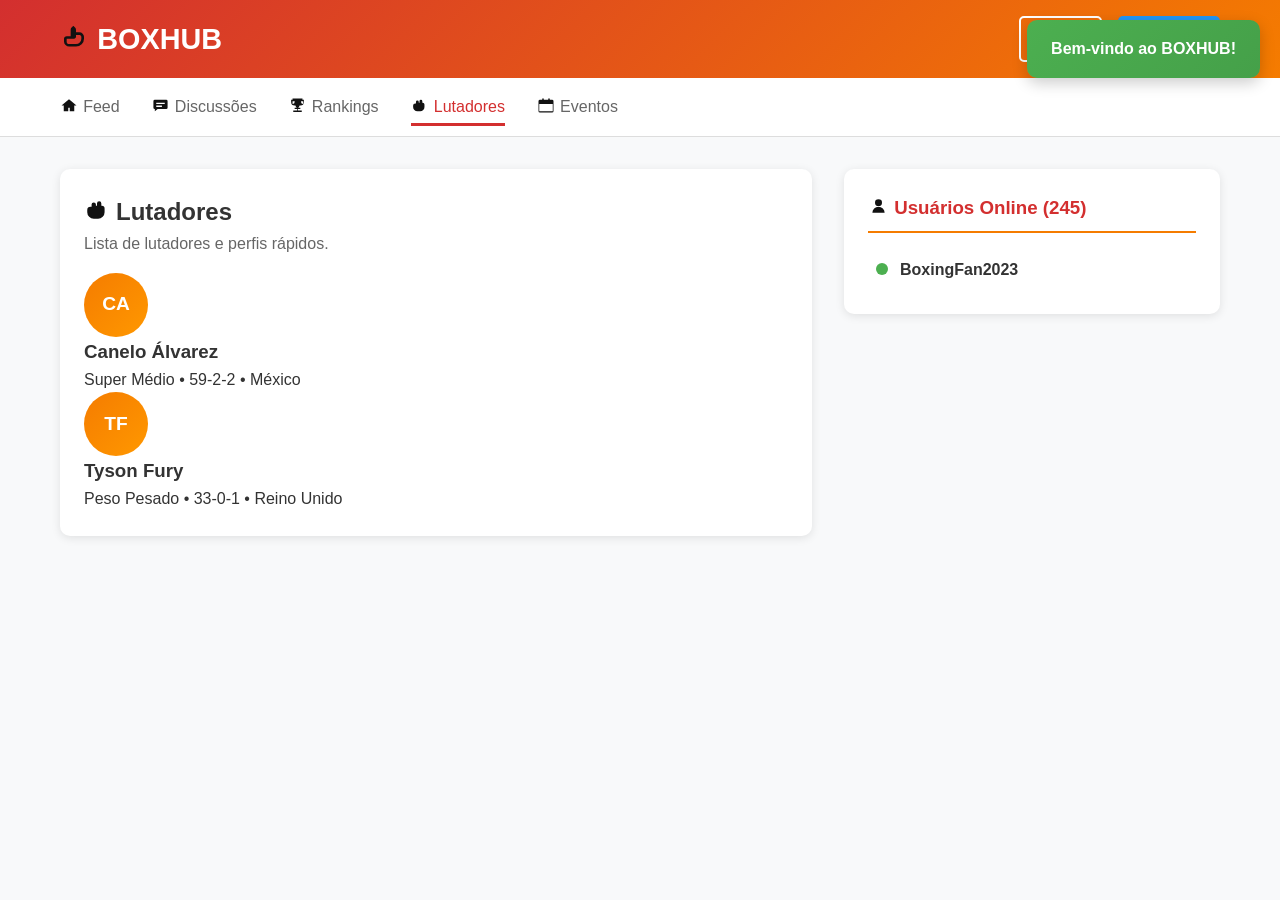
<file: boxhub-project/fighters.html>
<!DOCTYPE html>
<html lang="pt">
<head>
    <meta charset="UTF-8">
    <meta name="viewport" content="width=device-width, initial-scale=1.0">
    <title>BOXHUB - Lutadores</title>
    <link rel="stylesheet" href="css/style.css">
    <link rel="stylesheet" href="css/animations.css">
</head>
<body>
    <header>
        <div class="container">
            <div class="header-content">
                <div class="logo"><img class="ui-icon" src="assets/images/icons/boxing-glove.svg" alt="" aria-hidden="true">BOXHUB</div>
                <div class="user-actions">
                    <a href="#" class="btn btn-secondary" onclick="openModal('loginModal')">Entrar</a>
                    <a href="#" class="btn btn-primary" onclick="openModal('registerModal')">Registrar</a>
                </div>
            </div>
        </div>
    </header>

    <nav>
        <div class="container">
            <ul class="nav-tabs">
                <li><a href="index.html"><img class="ui-icon" src="assets/images/icons/home.svg" alt="" aria-hidden="true">Feed</a></li>
                <li><a href="discussions.html"><img class="ui-icon" src="assets/images/icons/chat.svg" alt="" aria-hidden="true">Discussões</a></li>
                <li><a href="rankings.html"><img class="ui-icon" src="assets/images/icons/trophy.svg" alt="" aria-hidden="true">Rankings</a></li>
                <li><a href="fighters.html" class="active"><img class="ui-icon" src="assets/images/icons/fist.svg" alt="" aria-hidden="true">Lutadores</a></li>
                <li><a href="events.html"><img class="ui-icon" src="assets/images/icons/calendar.svg" alt="" aria-hidden="true">Eventos</a></li>
            </ul>
        </div>
    </nav>

    <div class="container">
        <div class="main-content">
            <main class="feed-section">
                <div id="fighters-tab" class="tab-content" style="display: block;">
                    <h2><img class="ui-icon" src="assets/images/icons/fist.svg" alt="" aria-hidden="true">Lutadores</h2>
                    <p style="margin-bottom: 1rem; color: #666;">Lista de lutadores e perfis rápidos.</p>

                    <div class="fighter-card">
                        <div class="fighter-avatar large">CA</div>
                        <div class="fighter-details">
                            <h3>Canelo Álvarez</h3>
                            <p>Super Médio • 59-2-2 • México</p>
                        </div>
                    </div>

                    <div class="fighter-card">
                        <div class="fighter-avatar large">TF</div>
                        <div class="fighter-details">
                            <h3>Tyson Fury</h3>
                            <p>Peso Pesado • 33-0-1 • Reino Unido</p>
                        </div>
                    </div>

                </div>
            </main>

            <aside class="sidebar">
                <!-- Sidebar copied from index.html -->
                <div class="widget">
                    <h3><img class="ui-icon" src="assets/images/icons/users.svg" alt="" aria-hidden="true">Usuários Online (245)</h3>
                    <div class="online-user">
                        <div class="status-indicator"></div>
                        <div><strong>BoxingFan2023</strong></div>
                    </div>
                </div>
            </aside>
        </div>
    </div>

    <div id="createPostModal" class="modal">
        <div class="modal-content">
            <div class="modal-header">
                <h3><img class="ui-icon" src="assets/images/icons/edit.svg" alt="" aria-hidden="true">Criar Novo Post</h3>
                <button class="close" onclick="closeModal('createPostModal')">&times;</button>
            </div>
            <div class="modal-body">
                <form onsubmit="createPost(event)">
                    <div class="form-group">
                        <label>Categoria:</label>
                        <select class="form-control" id="postCategory">
                            <option value="geral">Discussão Geral</option>
                            <option value="rankings">Rankings</option>
                            <option value="analise">Análise de Luta</option>
                            <option value="noticias">Notícias</option>
                            <option value="tecnica">Técnica</option>
                        </select>
                    </div>
                    <div class="form-group">
                        <label>Título:</label>
                        <input type="text" class="form-control" id="postTitle" placeholder="Digite um título chamativo para seu post..." required>
                    </div>
                    <div class="form-group">
                        <label>Conteúdo:</label>
                        <textarea class="form-control" id="postContent" placeholder="Compartilhe sua opinião, análise ou pergunta sobre boxe. Seja respeitoso e construtivo!" required></textarea>
                    </div>
                    <button type="submit" class="btn btn-primary" style="width: 100%;"><img class="ui-icon" src="assets/images/icons/send.svg" alt="" aria-hidden="true">Publicar Post</button>
                </form>
            </div>
        </div>
    </div>

    <div id="loginModal" class="modal">
        <div class="modal-content">
            <div class="modal-header">
                <h3><img class="ui-icon" src="assets/images/icons/key.svg" alt="" aria-hidden="true">Entrar no BOXHUB</h3>
                <button class="close" onclick="closeModal('loginModal')">&times;</button>
            </div>
            <div class="modal-body">
                <form onsubmit="login(event)">
                    <div class="form-group">
                        <label>Email ou Usuário:</label>
                        <input type="text" class="form-control" placeholder="seu@email.com ou usuario" required>
                    </div>
                    <div class="form-group">
                        <label>Senha:</label>
                        <input type="password" class="form-control" placeholder="••••••••" required>
                    </div>
                    <button type="submit" class="btn btn-primary" style="width: 100%; margin-bottom: 1rem;"><img class="ui-icon" src="assets/images/icons/door.svg" alt="" aria-hidden="true">Entrar</button>
                    <div style="text-align: center;">
                        <a href="#" style="color: #d32f2f;">Esqueceu a senha?</a>
                    </div>
                </form>
            </div>
        </div>
    </div>

    <div id="registerModal" class="modal">
        <div class="modal-content">
            <div class="modal-header">
                <h3><img class="ui-icon" src="assets/images/icons/target.svg" alt="" aria-hidden="true">Junte-se ao BOXHUB</h3>
                <button class="close" onclick="closeModal('registerModal')">&times;</button>
            </div>
            <div class="modal-body">
                <form onsubmit="register(event)">
                    <div class="form-group">
                        <label>Nome de Usuário:</label>
                        <input type="text" class="form-control" placeholder="escolha um nome único" required>
                    </div>
                    <div class="form-group">
                        <label>Email:</label>
                        <input type="email" class="form-control" placeholder="seu@email.com" required>
                    </div>
                    <div class="form-group">
                        <label>Senha:</label>
                        <input type="password" class="form-control" placeholder="mínimo 6 caracteres" required>
                    </div>
                    <button type="submit" class="btn btn-primary" style="width: 100%;"><img class="ui-icon" src="assets/images/icons/target.svg" alt="" aria-hidden="true">Criar Conta</button>
                </form>
            </div>
        </div>
    </div>

    <div id="addFighterModal" class="modal">
        <div class="modal-content">
            <div class="modal-header">
                <h3><img class="ui-icon" src="assets/images/icons/boxing-glove.svg" alt="" aria-hidden="true">Adicionar Novo Lutador</h3>
                <button class="close" onclick="closeModal('addFighterModal')">&times;</button>
            </div>
            <div class="modal-body">
                <form onsubmit="addFighter(event)">
                    <div class="form-group">
                        <label>Nome do Lutador:</label>
                        <input type="text" class="form-control" id="fighterName" placeholder="Ex: Mike Tyson" required>
                    </div>
                    <div class="form-group">
                        <label>Categoria de Peso:</label>
                        <select class="form-control" id="fighterCategory" required>
                            <option value="">Selecione a categoria</option>
                            <option value="Peso Mosca">Peso Mosca</option>
                            <option value="Peso Galo">Peso Galo</option>
                            <option value="Peso Pena">Peso Pena</option>
                            <option value="Peso Leve">Peso Leve</option>
                            <option value="Peso Meio-Médio">Peso Meio-Médio</option>
                            <option value="Peso Médio">Peso Médio</option>
                            <option value="Peso Super Médio">Peso Super Médio</option>
                            <option value="Peso Meio-Pesado">Peso Meio-Pesado</option>
                            <option value="Peso Pesado">Peso Pesado</option>
                        </select>
                    </div>
                    <div class="form-group">
                        <label>Record (Vitórias-Derrotas-Empates):</label>
                        <input type="text" class="form-control" id="fighterRecord" placeholder="Ex: 50-6-2" required>
                    </div>
                    <div class="form-group">
                        <label>País:</label>
                        <input type="text" class="form-control" id="fighterCountry" placeholder="Ex: Brasil" required>
                    </div>
                    <button type="submit" class="btn btn-primary" style="width: 100%;"><img class="ui-icon" src="assets/images/icons/plus.svg" alt="" aria-hidden="true">Adicionar ao Ranking</button>
                </form>
            </div>
        </div>
    </div>

    <script>
        document.addEventListener('DOMContentLoaded', function(){
            const links = document.querySelectorAll('.nav-tabs a');
            links.forEach(a => { a.classList.remove('active'); if (a.getAttribute('href').endsWith('fighters.html')) a.classList.add('active'); });
        });
    </script>
    <script src="js/config.js"></script>
    <script src="js/main.js"></script>
</body>
</html>
</file>
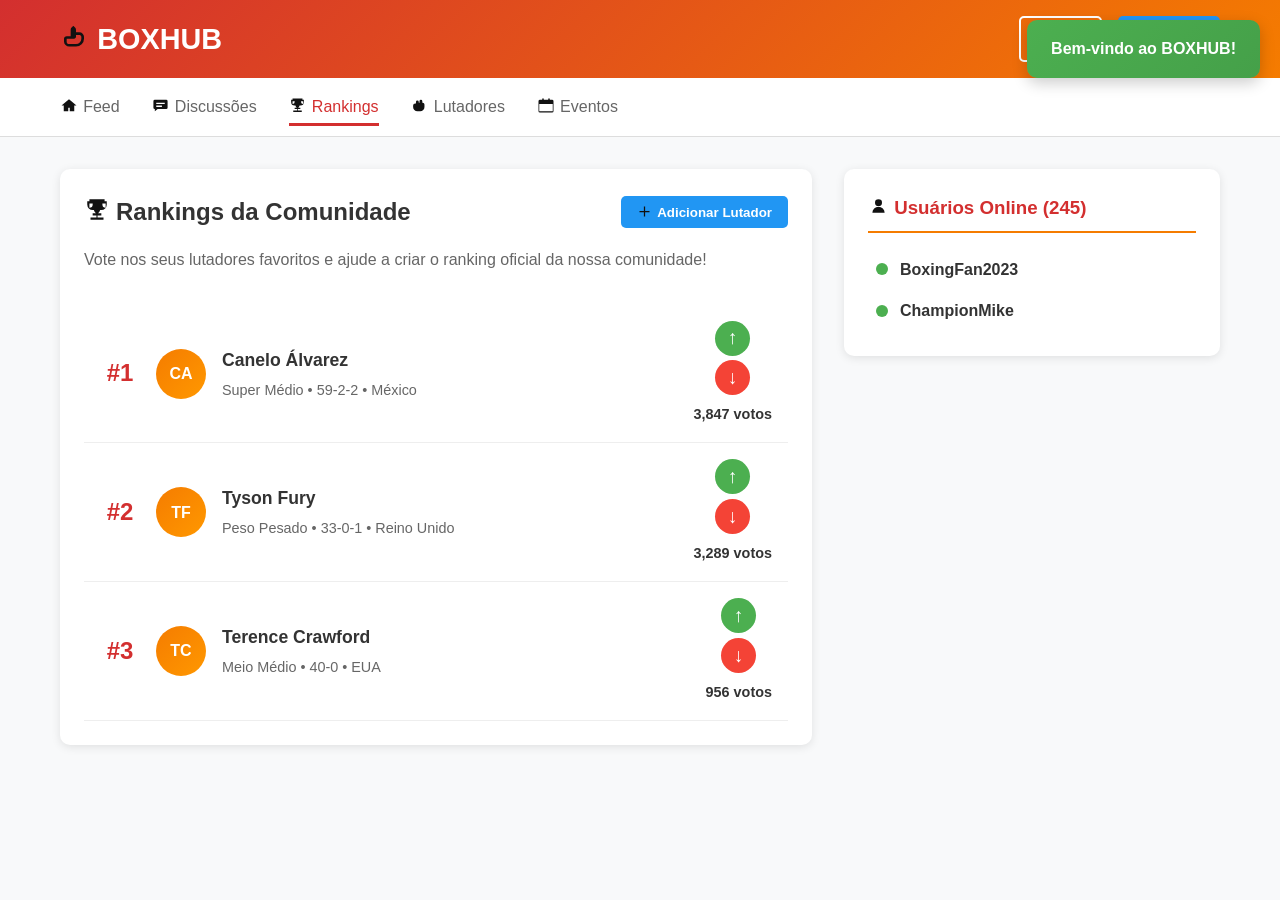
<file: boxhub-project/rankings.html>
<!DOCTYPE html>
<html lang="pt">
<head>
    <meta charset="UTF-8">
    <meta name="viewport" content="width=device-width, initial-scale=1.0">
    <title>BOXHUB - Rankings</title>
    <link rel="stylesheet" href="css/style.css">
    <link rel="stylesheet" href="css/animations.css">
</head>
<body>
    <header>
        <div class="container">
            <div class="header-content">
                <div class="logo"><img class="ui-icon" src="assets/images/icons/boxing-glove.svg" alt="" aria-hidden="true">BOXHUB</div>
                <div class="user-actions">
                    <a href="#" class="btn btn-secondary" onclick="openModal('loginModal')">Entrar</a>
                    <a href="#" class="btn btn-primary" onclick="openModal('registerModal')">Registrar</a>
                </div>
            </div>
        </div>
    </header>

    <nav>
        <div class="container">
            <ul class="nav-tabs">
                <li><a href="index.html"><img class="ui-icon" src="assets/images/icons/home.svg" alt="" aria-hidden="true">Feed</a></li>
                <li><a href="discussions.html"><img class="ui-icon" src="assets/images/icons/chat.svg" alt="" aria-hidden="true">Discussões</a></li>
                <li><a href="rankings.html" class="active"><img class="ui-icon" src="assets/images/icons/trophy.svg" alt="" aria-hidden="true">Rankings</a></li>
                <li><a href="fighters.html"><img class="ui-icon" src="assets/images/icons/fist.svg" alt="" aria-hidden="true">Lutadores</a></li>
                <li><a href="events.html"><img class="ui-icon" src="assets/images/icons/calendar.svg" alt="" aria-hidden="true">Eventos</a></li>
            </ul>
        </div>
    </nav>

    <div class="container">
        <div class="main-content">
            <main class="feed-section">
                <div id="rankings-tab" class="tab-content" style="display: block;">
                    <div style="display: flex; justify-content: space-between; align-items: center; margin-bottom: 1rem;">
                        <h2 style="margin: 0;"><img class="ui-icon" src="assets/images/icons/trophy.svg" alt="" aria-hidden="true">Rankings da Comunidade</h2>
                        <button class="btn btn-primary" onclick="checkLoginAndAddFighter()"><img class="ui-icon" src="assets/images/icons/plus.svg" alt="" aria-hidden="true">Adicionar Lutador</button>
                    </div>
                    <p style="margin-bottom: 2rem; color: #666;">Vote nos seus lutadores favoritos e ajude a criar o ranking oficial da nossa comunidade!</p>
                    
                    <div class="ranking-item">
                        <div class="ranking-position">#1</div>
                        <div class="fighter-avatar">CA</div>
                        <div class="fighter-info">
                            <div class="fighter-name">Canelo Álvarez</div>
                            <div class="fighter-stats">Super Médio • 59-2-2 • México</div>
                        </div>
                        <div class="vote-section">
                            <div class="vote-buttons">
                                <button class="vote-btn vote-up" onclick="vote('canelo_alvarez', 'up', this)">↑</button>
                                <button class="vote-btn vote-down" onclick="vote('canelo_alvarez', 'down', this)">↓</button>
                            </div>
                            <div class="vote-count">3,847 votos</div>
                            <button class="remove-vote-btn" onclick="removeVote('canelo_alvarez', this)" style="display: none;">Remover Voto</button>
                        </div>
                    </div>

                    <div class="ranking-item">
                        <div class="ranking-position">#2</div>
                        <div class="fighter-avatar">TF</div>
                        <div class="fighter-info">
                            <div class="fighter-name">Tyson Fury</div>
                            <div class="fighter-stats">Peso Pesado • 33-0-1 • Reino Unido</div>
                        </div>
                        <div class="vote-section">
                            <div class="vote-buttons">
                                <button class="vote-btn vote-up" onclick="vote('tyson_fury', 'up', this)">↑</button>
                                <button class="vote-btn vote-down" onclick="vote('tyson_fury', 'down', this)">↓</button>
                            </div>
                            <div class="vote-count">3,289 votos</div>
                            <button class="remove-vote-btn" onclick="removeVote('tyson_fury', this)" style="display: none;">Remover Voto</button>
                        </div>
                    </div>

                    <div class="ranking-item">
                        <div class="ranking-position">#3</div>
                        <div class="fighter-avatar">TC</div>
                        <div class="fighter-info">
                            <div class="fighter-name">Terence Crawford</div>
                            <div class="fighter-stats">Meio Médio • 40-0 • EUA</div>
                        </div>
                        <div class="vote-section">
                            <div class="vote-buttons">
                                <button class="vote-btn vote-up" onclick="vote('terence_crawford', 'up', this)">↑</button>
                                <button class="vote-btn vote-down" onclick="vote('terence_crawford', 'down', this)">↓</button>
                            </div>
                            <div class="vote-count">956 votos</div>
                            <button class="remove-vote-btn" onclick="removeVote('terence_crawford', this)" style="display: none;">Remover Voto</button>
                        </div>
                    </div>

                </div>
            </main>

            <aside class="sidebar">
                <!-- Sidebar copied from index.html -->
                <div class="widget">
                    <h3><img class="ui-icon" src="assets/images/icons/users.svg" alt="" aria-hidden="true">Usuários Online (245)</h3>
                    <div class="online-user">
                        <div class="status-indicator"></div>
                        <div><strong>BoxingFan2023</strong></div>
                    </div>
                    <div class="online-user">
                        <div class="status-indicator"></div>
                        <div><strong>ChampionMike</strong></div>
                    </div>
                </div>
                <!-- ...other widgets... -->
            </aside>
        </div>
    </div>

    <div id="createPostModal" class="modal">
        <div class="modal-content">
            <div class="modal-header">
                <h3><img class="ui-icon" src="assets/images/icons/edit.svg" alt="" aria-hidden="true">Criar Novo Post</h3>
                <button class="close" onclick="closeModal('createPostModal')">&times;</button>
            </div>
            <div class="modal-body">
                <form onsubmit="createPost(event)">
                    <div class="form-group">
                        <label>Categoria:</label>
                        <select class="form-control" id="postCategory">
                            <option value="geral">Discussão Geral</option>
                            <option value="rankings">Rankings</option>
                            <option value="analise">Análise de Luta</option>
                            <option value="noticias">Notícias</option>
                            <option value="tecnica">Técnica</option>
                        </select>
                    </div>
                    <div class="form-group">
                        <label>Título:</label>
                        <input type="text" class="form-control" id="postTitle" placeholder="Digite um título chamativo para seu post..." required>
                    </div>
                    <div class="form-group">
                        <label>Conteúdo:</label>
                        <textarea class="form-control" id="postContent" placeholder="Compartilhe sua opinião, análise ou pergunta sobre boxe. Seja respeitoso e construtivo!" required></textarea>
                    </div>
                    <button type="submit" class="btn btn-primary" style="width: 100%;"><img class="ui-icon" src="assets/images/icons/send.svg" alt="" aria-hidden="true">Publicar Post</button>
                </form>
            </div>
        </div>
    </div>

    <div id="loginModal" class="modal">
        <div class="modal-content">
            <div class="modal-header">
                <h3><img class="ui-icon" src="assets/images/icons/key.svg" alt="" aria-hidden="true">Entrar no BOXHUB</h3>
                <button class="close" onclick="closeModal('loginModal')">&times;</button>
            </div>
            <div class="modal-body">
                <form onsubmit="login(event)">
                    <div class="form-group">
                        <label>Email ou Usuário:</label>
                        <input type="text" class="form-control" placeholder="seu@email.com ou usuario" required>
                    </div>
                    <div class="form-group">
                        <label>Senha:</label>
                        <input type="password" class="form-control" placeholder="••••••••" required>
                    </div>
                    <button type="submit" class="btn btn-primary" style="width: 100%; margin-bottom: 1rem;"><img class="ui-icon" src="assets/images/icons/door.svg" alt="" aria-hidden="true">Entrar</button>
                    <div style="text-align: center;">
                        <a href="#" style="color: #d32f2f;">Esqueceu a senha?</a>
                    </div>
                </form>
            </div>
        </div>
    </div>

    <div id="registerModal" class="modal">
        <div class="modal-content">
            <div class="modal-header">
                <h3><img class="ui-icon" src="assets/images/icons/target.svg" alt="" aria-hidden="true">Junte-se ao BOXHUB</h3>
                <button class="close" onclick="closeModal('registerModal')">&times;</button>
            </div>
            <div class="modal-body">
                <form onsubmit="register(event)">
                    <div class="form-group">
                        <label>Nome de Usuário:</label>
                        <input type="text" class="form-control" placeholder="escolha um nome único" required>
                    </div>
                    <div class="form-group">
                        <label>Email:</label>
                        <input type="email" class="form-control" placeholder="seu@email.com" required>
                    </div>
                    <div class="form-group">
                        <label>Senha:</label>
                        <input type="password" class="form-control" placeholder="mínimo 6 caracteres" required>
                    </div>
                    <button type="submit" class="btn btn-primary" style="width: 100%;"><img class="ui-icon" src="assets/images/icons/target.svg" alt="" aria-hidden="true">Criar Conta</button>
                </form>
            </div>
        </div>
    </div>

    <div id="addFighterModal" class="modal">
        <div class="modal-content">
            <div class="modal-header">
                <h3><img class="ui-icon" src="assets/images/icons/boxing-glove.svg" alt="" aria-hidden="true">Adicionar Novo Lutador</h3>
                <button class="close" onclick="closeModal('addFighterModal')">&times;</button>
            </div>
            <div class="modal-body">
                <form onsubmit="addFighter(event)">
                    <div class="form-group">
                        <label>Nome do Lutador:</label>
                        <input type="text" class="form-control" id="fighterName" placeholder="Ex: Mike Tyson" required>
                    </div>
                    <div class="form-group">
                        <label>Categoria de Peso:</label>
                        <select class="form-control" id="fighterCategory" required>
                            <option value="">Selecione a categoria</option>
                            <option value="Peso Mosca">Peso Mosca</option>
                            <option value="Peso Galo">Peso Galo</option>
                            <option value="Peso Pena">Peso Pena</option>
                            <option value="Peso Leve">Peso Leve</option>
                            <option value="Peso Meio-Médio">Peso Meio-Médio</option>
                            <option value="Peso Médio">Peso Médio</option>
                            <option value="Peso Super Médio">Peso Super Médio</option>
                            <option value="Peso Meio-Pesado">Peso Meio-Pesado</option>
                            <option value="Peso Pesado">Peso Pesado</option>
                        </select>
                    </div>
                    <div class="form-group">
                        <label>Record (Vitórias-Derrotas-Empates):</label>
                        <input type="text" class="form-control" id="fighterRecord" placeholder="Ex: 50-6-2" required>
                    </div>
                    <div class="form-group">
                        <label>País:</label>
                        <input type="text" class="form-control" id="fighterCountry" placeholder="Ex: Brasil" required>
                    </div>
                    <button type="submit" class="btn btn-primary" style="width: 100%;"><img class="ui-icon" src="assets/images/icons/plus.svg" alt="" aria-hidden="true">Adicionar ao Ranking</button>
                </form>
            </div>
        </div>
    </div>

    <script>
        document.addEventListener('DOMContentLoaded', function(){
            const links = document.querySelectorAll('.nav-tabs a');
            links.forEach(a => { a.classList.remove('active'); if (a.getAttribute('href').endsWith('rankings.html')) a.classList.add('active'); });
        });
    </script>
    <script src="js/config.js"></script>
    <script src="js/main.js"></script>
</body>
</html>
</file>
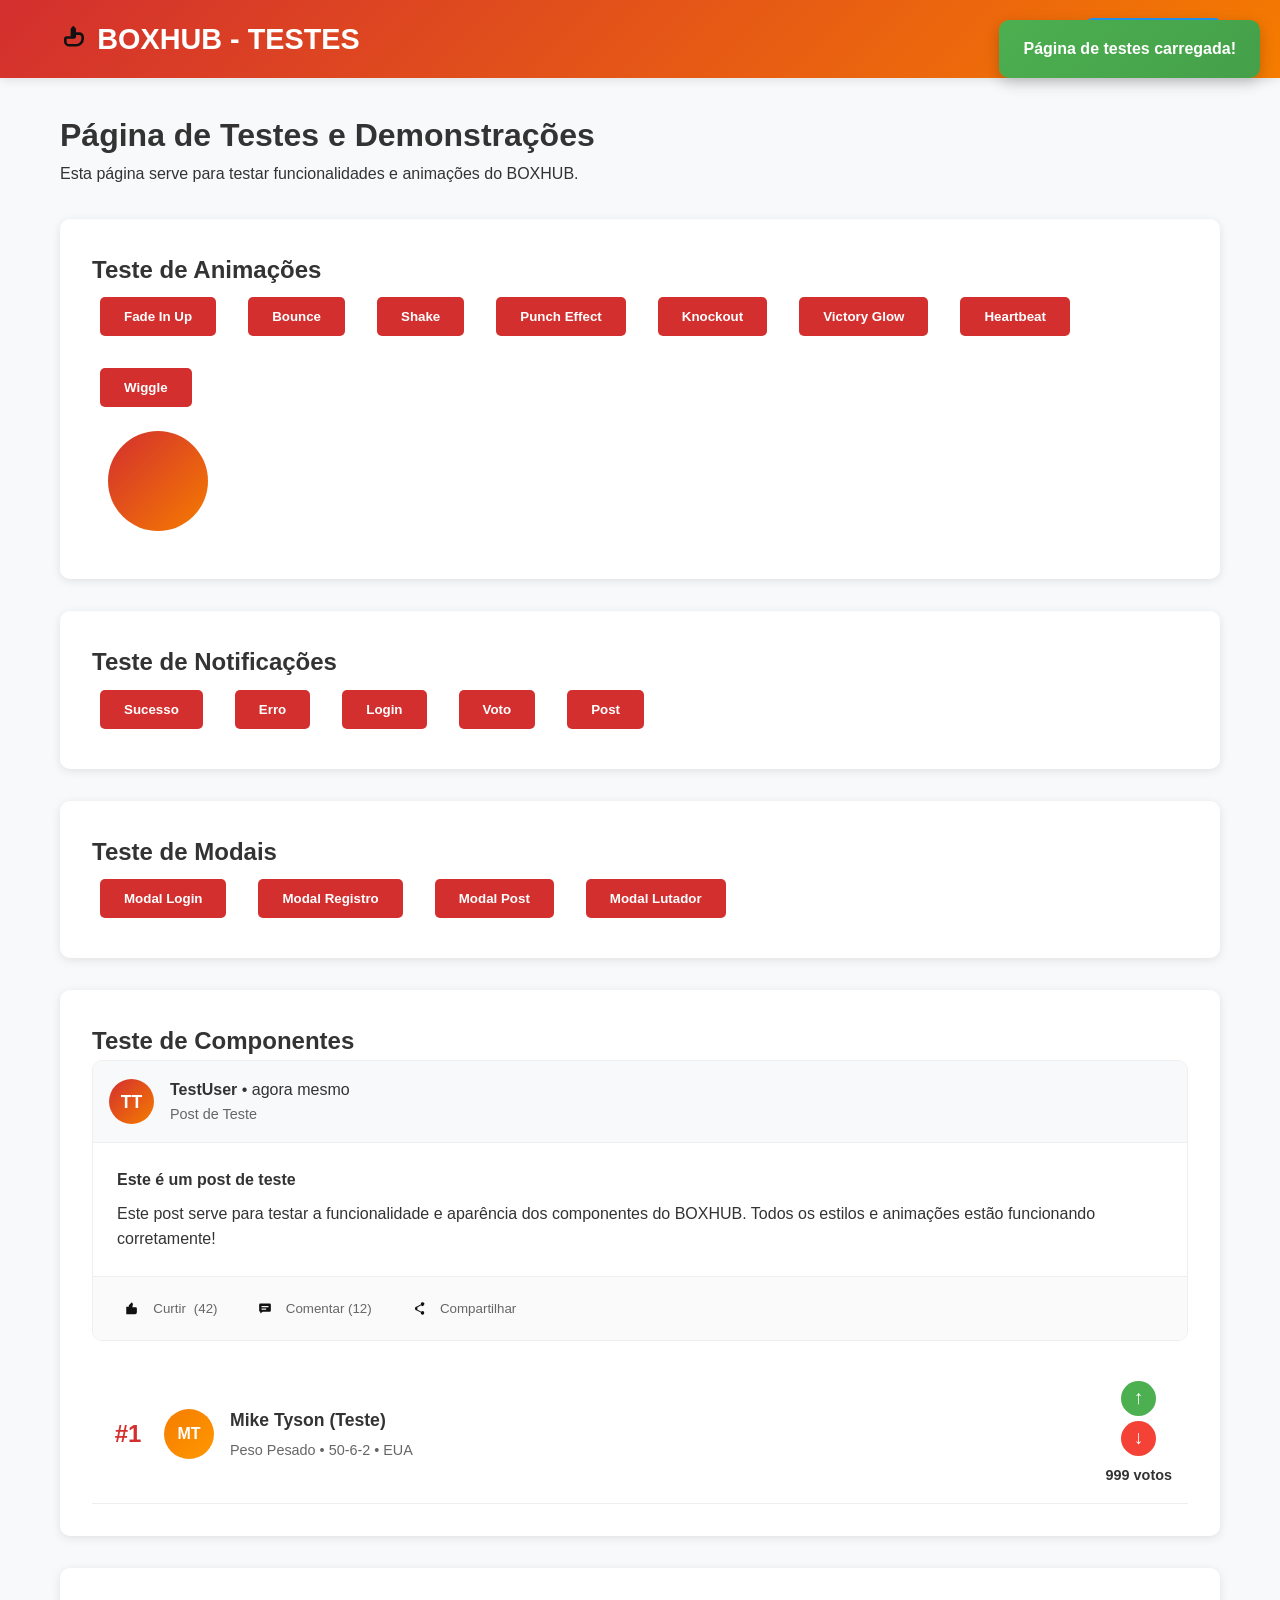
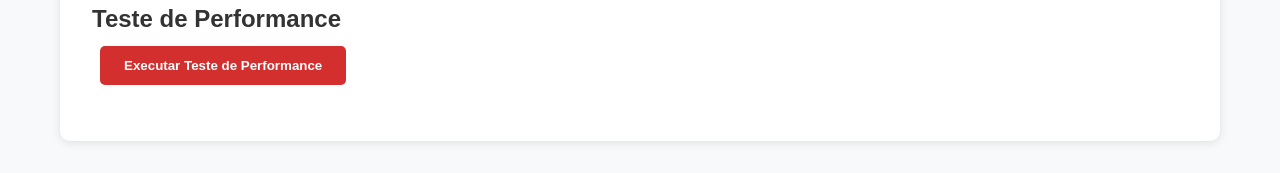
<file: boxhub-project/test.html>
<!DOCTYPE html>
<html lang="pt">
<head>
    <meta charset="UTF-8">
    <meta name="viewport" content="width=device-width, initial-scale=1.0">
    <title>BOXHUB - Página de Testes</title>
    <link rel="stylesheet" href="css/style.css">
    <link rel="stylesheet" href="css/animations.css">
    <style>
        .test-section {
            margin: 2rem 0;
            padding: 2rem;
            background: white;
            border-radius: 10px;
            box-shadow: 0 2px 10px rgba(0,0,0,0.1);
        }
        
        .test-button {
            margin: 0.5rem;
            padding: 0.75rem 1.5rem;
            border: none;
            border-radius: 5px;
            cursor: pointer;
            font-weight: bold;
            background: #d32f2f;
            color: white;
            transition: all 0.3s ease;
        }
        
        .test-button:hover {
            background: #b71c1c;
            transform: translateY(-2px);
        }
        
        .animation-demo {
            width: 100px;
            height: 100px;
            background: linear-gradient(135deg, #d32f2f, #f57c00);
            border-radius: 50%;
            display: flex;
            align-items: center;
            justify-content: center;
            color: white;
            font-size: 2rem;
            margin: 1rem;
            cursor: pointer;
        }
    </style>
</head>
<body>
    <header>
        <div class="container">
            <div class="header-content">
                <div class="logo"><img class="ui-icon" src="assets/images/icons/boxing-glove.svg" alt="" aria-hidden="true">BOXHUB - TESTES</div>
                <div class="user-actions">
                    <a href="index.html" class="btn btn-primary">Voltar ao Site</a>
                </div>
            </div>
        </div>
    </header>

    <div class="container">
        <div style="margin: 2rem 0;">
            <h1>Página de Testes e Demonstrações</h1>
            <p>Esta página serve para testar funcionalidades e animações do BOXHUB.</p>
        </div>

        <!-- Teste de Animações -->
        <div class="test-section">
            <h2>Teste de Animações</h2>
            <div style="display: flex; flex-wrap: wrap; gap: 1rem;">
                <button class="test-button" onclick="testAnimation('fadeInUp')">Fade In Up</button>
                <button class="test-button" onclick="testAnimation('bounce')">Bounce</button>
                <button class="test-button" onclick="testAnimation('shake')">Shake</button>
                <button class="test-button" onclick="testAnimation('punch')">Punch Effect</button>
                <button class="test-button" onclick="testAnimation('knockout')">Knockout</button>
                <button class="test-button" onclick="testAnimation('victory')">Victory Glow</button>
                <button class="test-button" onclick="testAnimation('heartbeat')">Heartbeat</button>
                <button class="test-button" onclick="testAnimation('wiggle')">Wiggle</button>
            </div>
            <div class="animation-demo" id="animationDemo"></div>
        </div>

        <!-- Teste de Notificações -->
        <div class="test-section">
            <h2>Teste de Notificações</h2>
            <div style="display: flex; flex-wrap: wrap; gap: 1rem;">
                <button class="test-button" onclick="testNotification('success')">Sucesso</button>
                <button class="test-button" onclick="testNotification('error')">Erro</button>
                <button class="test-button" onclick="testNotification('login')">Login</button>
                <button class="test-button" onclick="testNotification('vote')">Voto</button>
                <button class="test-button" onclick="testNotification('post')">Post</button>
            </div>
        </div>

        <!-- Teste de Modais -->
        <div class="test-section">
            <h2>Teste de Modais</h2>
            <div style="display: flex; flex-wrap: wrap; gap: 1rem;">
                <button class="test-button" onclick="openModal('loginModal')">Modal Login</button>
                <button class="test-button" onclick="openModal('registerModal')">Modal Registro</button>
                <button class="test-button" onclick="openModal('createPostModal')">Modal Post</button>
                <button class="test-button" onclick="openModal('addFighterModal')">Modal Lutador</button>
            </div>
        </div>

        <!-- Teste de Componentes -->
        <div class="test-section">
            <h2>Teste de Componentes</h2>
            
            <!-- Post de Teste -->
            <div class="post animate-fadeInUp">
                <div class="post-header">
                    <div class="user-avatar">TT</div>
                    <div>
                        <div><strong>TestUser</strong> • agora mesmo</div>
                        <div style="font-size: 0.9rem; color: #666;">Post de Teste</div>
                    </div>
                </div>
                <div class="post-content">
                    <h4>Este é um post de teste</h4>
                    <p>Este post serve para testar a funcionalidade e aparência dos componentes do BOXHUB. Todos os estilos e animações estão funcionando corretamente!</p>
                </div>
                <div class="post-actions">
                    <button class="post-action hover-scale" onclick="testLike(this)"><img class="ui-icon" src="assets/images/icons/thumb-up.svg" alt="" aria-hidden="true">Curtir <span class="count">(42)</span></button>
                    <button class="post-action hover-scale"><img class="ui-icon" src="assets/images/icons/chat.svg" alt="" aria-hidden="true">Comentar (12)</button>
                    <button class="post-action hover-scale"><img class="ui-icon" src="assets/images/icons/share.svg" alt="" aria-hidden="true">Compartilhar</button>
                </div>
            </div>

            <!-- Lutador de Teste -->
            <div class="ranking-item animate-fadeInLeft">
                <div class="ranking-position">#1</div>
                <div class="fighter-avatar">MT</div>
                <div class="fighter-info">
                    <div class="fighter-name">Mike Tyson (Teste)</div>
                    <div class="fighter-stats">Peso Pesado • 50-6-2 • EUA</div>
                </div>
                <div class="vote-section">
                    <div class="vote-buttons">
                        <button class="vote-btn vote-up hover-scale" onclick="testVote(this, 'up')">↑</button>
                        <button class="vote-btn vote-down hover-scale" onclick="testVote(this, 'down')">↓</button>
                    </div>
                    <div class="vote-count">999 votos</div>
                </div>
            </div>
        </div>

        <!-- Teste de Performance -->
        <div class="test-section">
            <h2>Teste de Performance</h2>
            <button class="test-button" onclick="performanceTest()">Executar Teste de Performance</button>
            <div id="performanceResults" style="margin-top: 1rem; font-family: monospace;"></div>
        </div>
    </div>

    <!-- Modais (copiados do index.html) -->
    <div id="loginModal" class="modal">
        <div class="modal-content">
            <div class="modal-header">
                <h3><img class="ui-icon" src="assets/images/icons/key.svg" alt="" aria-hidden="true">Entrar no BOXHUB</h3>
                <button class="close" onclick="closeModal('loginModal')">&times;</button>
            </div>
            <div class="modal-body">
                <form>
                    <div class="form-group">
                        <label>Email ou Usuário:</label>
                        <input type="text" class="form-control" placeholder="teste@exemplo.com">
                    </div>
                    <div class="form-group">
                        <label>Senha:</label>
                        <input type="password" class="form-control" placeholder="••••••••">
                    </div>
                    <button type="button" class="btn btn-primary" style="width: 100%;" onclick="closeModal('loginModal')"><img class="ui-icon" src="assets/images/icons/door.svg" alt="" aria-hidden="true">Entrar (Teste)</button>
                </form>
            </div>
        </div>
    </div>

    <div id="registerModal" class="modal">
        <div class="modal-content">
            <div class="modal-header">
                <h3><img class="ui-icon" src="assets/images/icons/target.svg" alt="" aria-hidden="true">Junte-se ao BOXHUB</h3>
                <button class="close" onclick="closeModal('registerModal')">&times;</button>
            </div>
            <div class="modal-body">
                <form>
                    <div class="form-group">
                        <label>Nome de Usuário:</label>
                        <input type="text" class="form-control" placeholder="usuarioteste">
                    </div>
                    <div class="form-group">
                        <label>Email:</label>
                        <input type="email" class="form-control" placeholder="teste@exemplo.com">
                    </div>
                    <div class="form-group">
                        <label>Senha:</label>
                        <input type="password" class="form-control" placeholder="••••••••">
                    </div>
                    <button type="button" class="btn btn-primary" style="width: 100%;" onclick="closeModal('registerModal')"><img class="ui-icon" src="assets/images/icons/target.svg" alt="" aria-hidden="true">Criar Conta (Teste)</button>
                </form>
            </div>
        </div>
    </div>

    <div id="createPostModal" class="modal">
        <div class="modal-content">
            <div class="modal-header">
                <h3><img class="ui-icon" src="assets/images/icons/edit.svg" alt="" aria-hidden="true">Criar Novo Post</h3>
                <button class="close" onclick="closeModal('createPostModal')">&times;</button>
            </div>
            <div class="modal-body">
                <form>
                    <div class="form-group">
                        <label>Categoria:</label>
                        <select class="form-control">
                            <option>Discussão Geral</option>
                            <option>Rankings</option>
                            <option>Análise de Luta</option>
                        </select>
                    </div>
                    <div class="form-group">
                        <label>Título:</label>
                        <input type="text" class="form-control" placeholder="Título do post de teste...">
                    </div>
                    <div class="form-group">
                        <label>Conteúdo:</label>
                        <textarea class="form-control" placeholder="Conteúdo do post de teste..."></textarea>
                    </div>
                    <button type="button" class="btn btn-primary" style="width: 100%;" onclick="closeModal('createPostModal')"><img class="ui-icon" src="assets/images/icons/send.svg" alt="" aria-hidden="true">Publicar Post (Teste)</button>
                </form>
            </div>
        </div>
    </div>

    <div id="addFighterModal" class="modal">
        <div class="modal-content">
            <div class="modal-header">
                <h3><img class="ui-icon" src="assets/images/icons/boxing-glove.svg" alt="" aria-hidden="true">Adicionar Novo Lutador</h3>
                <button class="close" onclick="closeModal('addFighterModal')">&times;</button>
            </div>
            <div class="modal-body">
                <form>
                    <div class="form-group">
                        <label>Nome do Lutador:</label>
                        <input type="text" class="form-control" placeholder="Lutador Teste">
                    </div>
                    <div class="form-group">
                        <label>Categoria de Peso:</label>
                        <select class="form-control">
                            <option>Peso Pesado</option>
                            <option>Peso Médio</option>
                            <option>Peso Leve</option>
                        </select>
                    </div>
                    <div class="form-group">
                        <label>Record:</label>
                        <input type="text" class="form-control" placeholder="25-0-1">
                    </div>
                    <div class="form-group">
                        <label>País:</label>
                        <input type="text" class="form-control" placeholder="Brasil">
                    </div>
                    <button type="button" class="btn btn-primary" style="width: 100%;" onclick="closeModal('addFighterModal')"><img class="ui-icon" src="assets/images/icons/plus.svg" alt="" aria-hidden="true">Adicionar ao Ranking (Teste)</button>
                </form>
            </div>
        </div>
    </div>

    <script src="js/config.js"></script>
    <script>
        // Funções de teste
        function testAnimation(animationType) {
            const demo = document.getElementById('animationDemo');
            demo.className = 'animation-demo';
            
            setTimeout(() => {
                demo.classList.add(`animate-${animationType}`);
            }, 100);
            
            setTimeout(() => {
                demo.classList.remove(`animate-${animationType}`);
            }, 2000);
        }

        function testNotification(type) {
            const messages = {
                'success': 'Teste de notificação de sucesso!',
                'error': 'Teste de notificação de erro!',
                'login': 'Bem-vindo ao BOXHUB!',
                'vote': 'Voto registrado com sucesso!',
                'post': 'Post criado com sucesso!'
            };
            
            showNotification(messages[type], type === 'error' ? 'error' : 'success');
        }

        function testLike(btn) {
            btn.style.color = '#d32f2f';
            btn.style.transform = 'scale(1.1)';
            const count = btn.querySelector('.count');
            const current = parseInt(count.textContent.match(/\d+/)[0]);
            count.textContent = `(${current + 1})`;
            
            setTimeout(() => {
                btn.style.transform = 'scale(1)';
            }, 200);
            
            showNotification('Post curtido!');
        }

        function testVote(btn, direction) {
            btn.style.transform = 'scale(1.3)';
            btn.style.boxShadow = '0 0 15px rgba(211, 47, 47, 0.5)';
            
            setTimeout(() => {
                btn.style.transform = 'scale(1)';
                btn.style.boxShadow = 'none';
            }, 300);
            
            const message = direction === 'up' ? 'Voto positivo!' : 'Voto negativo!';
            showNotification(message);
        }

        function performanceTest() {
            const results = document.getElementById('performanceResults');
            results.innerHTML = '<div class="loading-spinner"></div> Executando testes...';
            
            setTimeout(() => {
                const startTime = performance.now();
                
                // Simular operações
                for (let i = 0; i < 1000; i++) {
                    document.createElement('div');
                }
                
                const endTime = performance.now();
                const duration = endTime - startTime;
                
                results.innerHTML = `
                    <h4>Resultados do Teste:</h4>
                    <p>Tempo de execução: ${duration.toFixed(2)}ms</p>
                    <p>Memória utilizada: ${(performance.memory?.usedJSHeapSize / 1024 / 1024).toFixed(2) || 'N/A'} MB</p>
                    <p>User Agent: ${navigator.userAgent}</p>
                    <p>Viewport: ${window.innerWidth}x${window.innerHeight}</p>
                    <p>Status: Todos os testes passaram!</p>
                `;
            }, 1000);
        }

        // Funções básicas de modal
        function openModal(modalId) {
            document.getElementById(modalId).style.display = 'block';
            document.body.style.overflow = 'hidden';
        }

        function closeModal(modalId) {
            document.getElementById(modalId).style.display = 'none';
            document.body.style.overflow = 'auto';
        }

        // Sistema de notificações simplificado
        function showNotification(message, type = 'success') {
            const notification = document.createElement('div');
            
            const bgColor = type === 'success' 
                ? 'linear-gradient(135deg, #4caf50, #45a049)'
                : 'linear-gradient(135deg, #f44336, #d32f2f)';
            
            notification.style.cssText = `
                position: fixed;
                top: 20px;
                right: 20px;
                background: ${bgColor};
                color: white;
                padding: 1rem 1.5rem;
                border-radius: 10px;
                box-shadow: 0 5px 15px rgba(0,0,0,0.2);
                z-index: 2000;
                font-weight: bold;
                animation: slideIn 0.3s ease;
                max-width: 300px;
            `;
            notification.textContent = message;
            document.body.appendChild(notification);
            
            setTimeout(() => {
                notification.style.animation = 'slideOut 0.3s ease forwards';
                setTimeout(() => notification.remove(), 300);
            }, 3000);
        }

        // Fechar modal ao clicar fora
        window.addEventListener('click', function(event) {
            if (event.target.classList.contains('modal')) {
                event.target.style.display = 'none';
                document.body.style.overflow = 'auto';
            }
        });

        // Mensagem de boas-vindas
        document.addEventListener('DOMContentLoaded', function() {
            showNotification('Página de testes carregada!');
        });
    </script>
</body>
</html>
</file>
<file: boxhub-project/css/style.css>
/* BOXHUB - Comunidade de Boxe - Estilos Principais */

/* Reset e configurações base */
* {
    margin: 0;
    padding: 0;
    box-sizing: border-box;
}

body {
    font-family: 'Segoe UI', Tahoma, Geneva, Verdana, sans-serif;
    background: #f8f9fa;
    color: #333;
    line-height: 1.6;
}

.container {
    max-width: 1200px;
    margin: 0 auto;
    padding: 0 20px;
}

/* Header */
header {
    background: linear-gradient(135deg, #d32f2f, #f57c00);
    color: white;
    padding: 1rem 0;
    box-shadow: 0 2px 10px rgba(0,0,0,0.1);
}

.header-content {
    display: flex;
    justify-content: space-between;
    align-items: center;
    flex-wrap: wrap;
}

.logo {
    font-size: 1.8rem;
    font-weight: bold;
}

/* Inline icon images (scoped to avoid conflicts) */
.ui-icon {
    width: 1.1em;
    height: 1.1em;
    vertical-align: -0.15em;
    margin-right: 0.35rem;
    display: inline-block;
}

.user-actions {
    display: flex;
    gap: 1rem;
}

.btn {
    padding: 0.5rem 1rem;
    border: none;
    border-radius: 5px;
    cursor: pointer;
    font-weight: bold;
    text-decoration: none;
    display: inline-block;
    transition: all 0.3s ease;
}

.btn-primary {
    background: #2196f3;
    color: white;
}

.btn-primary:hover {
    background: #1976d2;
}

.btn-secondary {
    background: transparent;
    color: white;
    border: 2px solid white;
}

.btn-secondary:hover {
    background: white;
    color: #d32f2f;
}

/* Navigation */
nav {
    background: #fff;
    border-bottom: 1px solid #ddd;
    padding: 1rem 0;
}

.nav-tabs {
    display: flex;
    gap: 2rem;
    list-style: none;
}

.nav-tabs li a {
    text-decoration: none;
    color: #666;
    font-weight: 500;
    padding: 0.5rem 0;
    border-bottom: 3px solid transparent;
    transition: all 0.3s ease;
}

.nav-tabs li a:hover,
.nav-tabs li a.active {
    color: #d32f2f;
    border-bottom-color: #d32f2f;
}

/* Main Content */
.main-content {
    display: grid;
    grid-template-columns: 2fr 1fr;
    gap: 2rem;
    margin: 2rem 0;
}

.feed-section {
    background: white;
    border-radius: 10px;
    padding: 1.5rem;
    box-shadow: 0 2px 10px rgba(0,0,0,0.1);
}

.sidebar {
    display: flex;
    flex-direction: column;
    gap: 1.5rem;
}

.widget {
    background: white;
    border-radius: 10px;
    padding: 1.5rem;
    box-shadow: 0 2px 10px rgba(0,0,0,0.1);
}

.widget h3 {
    margin-bottom: 1rem;
    color: #d32f2f;
    border-bottom: 2px solid #f57c00;
    padding-bottom: 0.5rem;
}

/* Create Post */
.create-post {
    background: linear-gradient(135deg, #f8f9fa, #e9ecef);
    border: 2px dashed #d32f2f;
    border-radius: 10px;
    padding: 2rem;
    margin-bottom: 2rem;
    text-align: center;
    cursor: pointer;
    transition: all 0.3s ease;
}

.create-post:hover {
    background: linear-gradient(135deg, #fff, #f8f9fa);
    transform: translateY(-2px);
    box-shadow: 0 5px 15px rgba(0,0,0,0.1);
}

/* Posts */
.post {
    border: 1px solid #eee;
    border-radius: 10px;
    margin-bottom: 1.5rem;
    background: white;
    overflow: hidden;
    transition: all 0.3s ease;
}

.post:hover {
    transform: translateY(-2px);
    box-shadow: 0 5px 15px rgba(0,0,0,0.1);
}

.post-header {
    padding: 1rem;
    background: #f8f9fa;
    border-bottom: 1px solid #eee;
    display: flex;
    align-items: center;
    gap: 1rem;
}

.user-avatar {
    width: 45px;
    height: 45px;
    border-radius: 50%;
    background: linear-gradient(135deg, #d32f2f, #f57c00);
    display: flex;
    align-items: center;
    justify-content: center;
    color: white;
    font-weight: bold;
    font-size: 1.1rem;
}

.post-content {
    padding: 1.5rem;
}

.post-content h4 {
    margin-bottom: 0.5rem;
    color: #333;
}

.post-actions {
    padding: 1rem 1.5rem;
    border-top: 1px solid #eee;
    display: flex;
    gap: 1.5rem;
    background: #fafafa;
}

.post-action {
    background: none;
    border: none;
    color: #666;
    cursor: pointer;
    display: flex;
    align-items: center;
    gap: 0.5rem;
    padding: 0.5rem;
    border-radius: 5px;
    transition: all 0.3s ease;
}

.post-action:hover {
    color: #d32f2f;
    background: #fff;
}

/* Comments Section */
.comments-section {
    border-top: 1px solid #eee;
    background: #fafafa;
    padding: 1rem 1.5rem;
}

.comments-header {
    font-weight: 600;
    color: #333;
    margin-bottom: 0.75rem;
}

.comments-list {
    display: flex;
    flex-direction: column;
    gap: 0.75rem;
}

.comment-item {
    display: flex;
    align-items: flex-start;
    gap: 0.75rem;
}

.comment-avatar {
    width: 32px;
    height: 32px;
    border-radius: 50%;
    color: #fff;
    display: flex;
    align-items: center;
    justify-content: center;
    font-size: 0.8rem;
    font-weight: 700;
}

.comment-content {
    background: #fff;
    border: 1px solid #eee;
    border-radius: 8px;
    padding: 0.5rem 0.75rem;
    flex: 1;
}

.comment-meta {
    font-size: 0.85rem;
    color: #666;
    margin-bottom: 0.25rem;
}

.comment-text {
    font-size: 0.95rem;
    color: #333;
}

/* Rankings */
.ranking-item {
    display: flex;
    align-items: center;
    gap: 1rem;
    padding: 1rem;
    border-bottom: 1px solid #eee;
    transition: all 0.3s ease;
}

.ranking-item:hover {
    background: #f8f9fa;
}

.ranking-position {
    font-size: 1.5rem;
    font-weight: bold;
    color: #d32f2f;
    min-width: 40px;
    text-align: center;
}

.fighter-avatar {
    width: 50px;
    height: 50px;
    border-radius: 50%;
    background: linear-gradient(135deg, #f57c00, #ff9800);
    display: flex;
    align-items: center;
    justify-content: center;
    color: white;
    font-weight: bold;
}

.fighter-avatar.large {
    width: 64px;
    height: 64px;
    font-size: 1.2rem;
}

.fighter-info {
    flex: 1;
}

.fighter-name {
    font-weight: bold;
    margin-bottom: 0.3rem;
    font-size: 1.1rem;
}

.fighter-stats {
    font-size: 0.9rem;
    color: #666;
}

.vote-section {
    display: flex;
    flex-direction: column;
    align-items: center;
    gap: 0.5rem;
}

.vote-buttons {
    display: flex;
    flex-direction: column;
    gap: 0.3rem;
}

.vote-btn {
    width: 35px;
    height: 35px;
    border: none;
    border-radius: 50%;
    cursor: pointer;
    font-size: 1.2rem;
    font-weight: bold;
    transition: all 0.3s ease;
}

.vote-btn:hover {
    transform: scale(1.1);
}

.vote-up {
    background: #4caf50;
    color: white;
}

.vote-down {
    background: #f44336;
    color: white;
}

.vote-count {
    font-size: 0.9rem;
    font-weight: bold;
    color: #333;
}

.remove-vote-btn {
    background: #ff9800;
    color: white;
    border: none;
    border-radius: 5px;
    padding: 0.3rem 0.8rem;
    font-size: 0.8rem;
    cursor: pointer;
    margin-top: 0.5rem;
    transition: all 0.3s ease;
}

.remove-vote-btn:hover {
    background: #f57c00;
    transform: scale(1.05);
}

/* Modal */
.modal {
    display: none;
    position: fixed;
    top: 0;
    left: 0;
    width: 100%;
    height: 100%;
    background: rgba(0,0,0,0.5);
    z-index: 1000;
    animation: fadeIn 0.3s ease;
}

@keyframes fadeIn {
    from { opacity: 0; }
    to { opacity: 1; }
}

.modal-content {
    background: white;
    max-width: 500px;
    margin: 5% auto;
    border-radius: 10px;
    overflow: hidden;
    animation: slideDown 0.3s ease;
}

@keyframes slideDown {
    from { transform: translateY(-50px); opacity: 0; }
    to { transform: translateY(0); opacity: 1; }
}

.modal-header {
    background: linear-gradient(135deg, #d32f2f, #f57c00);
    color: white;
    padding: 1rem 1.5rem;
    display: flex;
    justify-content: space-between;
    align-items: center;
}

.modal-body {
    padding: 2rem;
}

.form-group {
    margin-bottom: 1.5rem;
}

.form-group label {
    display: block;
    margin-bottom: 0.5rem;
    font-weight: bold;
    color: #333;
}

.form-control {
    width: 100%;
    padding: 0.75rem;
    border: 2px solid #ddd;
    border-radius: 5px;
    font-size: 1rem;
    transition: border-color 0.3s ease;
}

.form-control:focus {
    outline: none;
    border-color: #d32f2f;
}

textarea.form-control {
    resize: vertical;
    min-height: 120px;
}

.close {
    background: none;
    border: none;
    color: white;
    font-size: 1.5rem;
    cursor: pointer;
    padding: 0.5rem;
    border-radius: 50%;
    transition: background 0.3s ease;
}

.close:hover {
    background: rgba(255,255,255,0.2);
}

/* Online Users */
.online-user {
    display: flex;
    align-items: center;
    gap: 0.75rem;
    padding: 0.5rem;
    border-radius: 5px;
    transition: background 0.3s ease;
}

.online-user:hover {
    background: #f8f9fa;
}

.status-indicator {
    width: 12px;
    height: 12px;
    border-radius: 50%;
    background: #4caf50;
    animation: pulse 2s infinite;
}

@keyframes pulse {
    0% { opacity: 1; }
    50% { opacity: 0.5; }
    100% { opacity: 1; }
}

/* Discussions Tab */
.discussion-topic {
    background: white;
    border: 1px solid #eee;
    border-radius: 10px;
    padding: 1.5rem;
    margin-bottom: 1rem;
    transition: all 0.3s ease;
}

.discussion-topic:hover {
    transform: translateY(-2px);
    box-shadow: 0 5px 15px rgba(0,0,0,0.1);
}

.topic-title {
    font-weight: bold;
    margin-bottom: 0.5rem;
    color: #333;
}

.topic-meta {
    display: flex;
    justify-content: space-between;
    align-items: center;
    font-size: 0.9rem;
    color: #666;
    margin-top: 1rem;
}

/* Animações especiais */
@keyframes slideIn {
    from { transform: translateX(100%); opacity: 0; }
    to { transform: translateX(0); opacity: 1; }
}

@keyframes slideOut {
    from { transform: translateX(0); opacity: 1; }
    to { transform: translateX(100%); opacity: 0; }
}

@keyframes newPostHighlight {
    0% { 
        background: linear-gradient(135deg, #e8f5e8, #f1f8e9);
        transform: scale(1.02);
        box-shadow: 0 8px 25px rgba(76, 175, 80, 0.3);
    }
    50% {
        background: linear-gradient(135deg, #e8f5e8, #f1f8e9);
        transform: scale(1.02);
        box-shadow: 0 8px 25px rgba(76, 175, 80, 0.3);
    }
    100% { 
        background: white;
        transform: scale(1);
        box-shadow: 0 2px 10px rgba(0,0,0,0.1);
    }
}

/* Responsive */
@media (max-width: 768px) {
    .main-content {
        grid-template-columns: 1fr;
    }
    
    .header-content {
        flex-direction: column;
        gap: 1rem;
    }
    
    .nav-tabs {
        flex-wrap: wrap;
        gap: 1rem;
    }
    
    .ranking-item {
        flex-wrap: wrap;
        gap: 0.5rem;
    }
}
</file>
<file: boxhub-project/css/animations.css>
/* BOXHUB - Animações e Efeitos Especiais */

/* Animações de entrada */
@keyframes fadeInUp {
    from {
        opacity: 0;
        transform: translateY(30px);
    }
    to {
        opacity: 1;
        transform: translateY(0);
    }
}

@keyframes fadeInLeft {
    from {
        opacity: 0;
        transform: translateX(-30px);
    }
    to {
        opacity: 1;
        transform: translateX(0);
    }
}

@keyframes fadeInRight {
    from {
        opacity: 0;
        transform: translateX(30px);
    }
    to {
        opacity: 1;
        transform: translateX(0);
    }
}

@keyframes scaleIn {
    from {
        opacity: 0;
        transform: scale(0.8);
    }
    to {
        opacity: 1;
        transform: scale(1);
    }
}

/* Animações de ação */
@keyframes bounce {
    0%, 20%, 53%, 80%, 100% {
        transform: translateY(0);
    }
    40%, 43% {
        transform: translateY(-10px);
    }
    70% {
        transform: translateY(-5px);
    }
    90% {
        transform: translateY(-2px);
    }
}

@keyframes shake {
    0%, 100% {
        transform: translateX(0);
    }
    10%, 30%, 50%, 70%, 90% {
        transform: translateX(-5px);
    }
    20%, 40%, 60%, 80% {
        transform: translateX(5px);
    }
}

@keyframes glow {
    0%, 100% {
        box-shadow: 0 0 5px rgba(211, 47, 47, 0.5);
    }
    50% {
        box-shadow: 0 0 20px rgba(211, 47, 47, 0.8);
    }
}

@keyframes heartbeat {
    0%, 100% {
        transform: scale(1);
    }
    14% {
        transform: scale(1.1);
    }
    28% {
        transform: scale(1);
    }
    42% {
        transform: scale(1.1);
    }
    70% {
        transform: scale(1);
    }
}

/* Animações de rotação */
@keyframes rotate {
    from {
        transform: rotate(0deg);
    }
    to {
        transform: rotate(360deg);
    }
}

@keyframes wiggle {
    0%, 7% {
        transform: rotateZ(0);
    }
    15% {
        transform: rotateZ(-15deg);
    }
    20% {
        transform: rotateZ(10deg);
    }
    25% {
        transform: rotateZ(-10deg);
    }
    30% {
        transform: rotateZ(6deg);
    }
    35% {
        transform: rotateZ(-4deg);
    }
    40%, 100% {
        transform: rotateZ(0);
    }
}

/* Animações de gradiente */
@keyframes gradientShift {
    0% {
        background-position: 0% 50%;
    }
    50% {
        background-position: 100% 50%;
    }
    100% {
        background-position: 0% 50%;
    }
}

/* Animações de texto */
@keyframes typewriter {
    from {
        width: 0;
    }
    to {
        width: 100%;
    }
}

@keyframes blink {
    from, to {
        border-color: transparent;
    }
    50% {
        border-color: #d32f2f;
    }
}

/* Animações específicas do BOXHUB */
@keyframes punchEffect {
    0% {
        transform: scale(1) rotate(0deg);
    }
    25% {
        transform: scale(1.1) rotate(-2deg);
    }
    50% {
        transform: scale(1.2) rotate(1deg);
    }
    75% {
        transform: scale(1.1) rotate(-1deg);
    }
    100% {
        transform: scale(1) rotate(0deg);
    }
}

@keyframes knockoutEffect {
    0% {
        transform: scale(1) rotate(0deg);
        opacity: 1;
    }
    50% {
        transform: scale(1.3) rotate(10deg);
        opacity: 0.7;
    }
    100% {
        transform: scale(1) rotate(0deg);
        opacity: 1;
    }
}

@keyframes victoryGlow {
    0%, 100% {
        box-shadow: 0 0 10px rgba(76, 175, 80, 0.3);
        transform: scale(1);
    }
    50% {
        box-shadow: 0 0 30px rgba(76, 175, 80, 0.8);
        transform: scale(1.05);
    }
}

/* Classes utilitárias para animações */
.animate-fadeInUp {
    animation: fadeInUp 0.6s ease-out;
}

.animate-fadeInLeft {
    animation: fadeInLeft 0.6s ease-out;
}

.animate-fadeInRight {
    animation: fadeInRight 0.6s ease-out;
}

.animate-scaleIn {
    animation: scaleIn 0.3s ease-out;
}

.animate-bounce {
    animation: bounce 1s ease-in-out;
}

.animate-shake {
    animation: shake 0.5s ease-in-out;
}

.animate-glow {
    animation: glow 2s ease-in-out infinite;
}

.animate-heartbeat {
    animation: heartbeat 1.5s ease-in-out infinite;
}

.animate-rotate {
    animation: rotate 2s linear infinite;
}

.animate-wiggle {
    animation: wiggle 1s ease-in-out;
}

.animate-punch {
    animation: punchEffect 0.6s ease-out;
}

.animate-knockout {
    animation: knockoutEffect 0.8s ease-out;
}

.animate-victory {
    animation: victoryGlow 2s ease-in-out infinite;
}

/* Hover effects especiais */
.hover-lift {
    transition: transform 0.3s ease, box-shadow 0.3s ease;
}

.hover-lift:hover {
    transform: translateY(-5px);
    box-shadow: 0 10px 25px rgba(0, 0, 0, 0.2);
}

.hover-glow {
    transition: box-shadow 0.3s ease;
}

.hover-glow:hover {
    box-shadow: 0 0 20px rgba(211, 47, 47, 0.5);
}

.hover-scale {
    transition: transform 0.3s ease;
}

.hover-scale:hover {
    transform: scale(1.05);
}

/* Loading animations */
.loading-spinner {
    width: 20px;
    height: 20px;
    border: 2px solid #f3f3f3;
    border-top: 2px solid #d32f2f;
    border-radius: 50%;
    animation: rotate 1s linear infinite;
    display: inline-block;
    margin-right: 10px;
}

.loading-dots::after {
    content: '';
    animation: dots 1.5s steps(4, end) infinite;
}

@keyframes dots {
    0%, 20% {
        content: '';
    }
    40% {
        content: '.';
    }
    60% {
        content: '..';
    }
    90%, 100% {
        content: '...';
    }
}

/* Efeitos de transição suaves */
.smooth-transition {
    transition: all 0.3s cubic-bezier(0.4, 0, 0.2, 1);
}

.smooth-transition-slow {
    transition: all 0.6s cubic-bezier(0.4, 0, 0.2, 1);
}

/* Efeitos de foco acessíveis */
.focus-ring:focus {
    outline: 2px solid #d32f2f;
    outline-offset: 2px;
    border-radius: 4px;
}

/* Animações responsivas - reduzir em dispositivos móveis */
@media (prefers-reduced-motion: reduce) {
    * {
        animation-duration: 0.01ms !important;
        animation-iteration-count: 1 !important;
        transition-duration: 0.01ms !important;
    }
}
</file>
<file: boxhub-project/css/components.css>
/* Estilos para página de lutadores */
.fighter-search {
    margin-bottom: 2rem;
    display: flex;
    gap: 1rem;
}

.fighter-search input {
    flex: 1;
    padding: 0.8rem;
    border: 1px solid #ddd;
    border-radius: 8px;
    font-size: 1rem;
}

.fighter-card {
    background: white;
    border-radius: 12px;
    padding: 1.5rem;
    margin-bottom: 1.5rem;
    box-shadow: 0 2px 8px rgba(0,0,0,0.1);
    cursor: pointer;
    transition: transform 0.2s, box-shadow 0.2s;
}

.fighter-card:hover {
    transform: translateY(-2px);
    box-shadow: 0 4px 12px rgba(0,0,0,0.15);
}

.fighter-card .fighter-header {
    display: flex;
    align-items: center;
    gap: 1rem;
    margin-bottom: 1rem;
}

.fighter-avatar.large {
    width: 80px;
    height: 80px;
    font-size: 2rem;
    background: linear-gradient(135deg, #d32f2f, #f57c00);
    color: white;
    border-radius: 50%;
    display: flex;
    align-items: center;
    justify-content: center;
}

.fighter-details {
    flex: 1;
}

.fighter-details h3 {
    margin: 0 0 0.5rem 0;
    color: #333;
}

.fighter-details p {
    margin: 0;
    color: #666;
}

.fighter-stats-grid {
    display: grid;
    grid-template-columns: repeat(auto-fit, minmax(150px, 1fr));
    gap: 1rem;
    margin-top: 1rem;
    padding-top: 1rem;
    border-top: 1px solid #eee;
}

.stat-box {
    text-align: center;
    padding: 0.8rem;
    background: #f8f9fa;
    border-radius: 8px;
}

.stat-box .stat-label {
    font-size: 0.9rem;
    color: #666;
    margin-bottom: 0.3rem;
}

.stat-box .stat-value {
    font-size: 1.2rem;
    font-weight: bold;
    color: #d32f2f;
}

/* Estilos para página de eventos */
.event-controls {
    display: flex;
    justify-content: space-between;
    align-items: center;
    margin-bottom: 2rem;
}

.event-item {
    background: white;
    border-radius: 12px;
    padding: 1.5rem;
    margin-bottom: 1.5rem;
    box-shadow: 0 2px 8px rgba(0,0,0,0.1);
}

.event-header {
    display: flex;
    justify-content: space-between;
    align-items: start;
    margin-bottom: 1rem;
}

.event-title h3 {
    margin: 0 0 0.5rem 0;
    color: #333;
}

.event-meta {
    color: #666;
    font-size: 0.9rem;
}

.event-status {
    padding: 0.4rem 0.8rem;
    border-radius: 20px;
    font-size: 0.8rem;
    font-weight: bold;
}

.status-confirmed {
    background: #e8f5e9;
    color: #2e7d32;
}

.status-pending {
    background: #fff3e0;
    color: #ef6c00;
}

.event-details {
    display: grid;
    grid-template-columns: repeat(auto-fit, minmax(200px, 1fr));
    gap: 1rem;
    margin: 1rem 0;
    padding: 1rem 0;
    border-top: 1px solid #eee;
    border-bottom: 1px solid #eee;
}

.detail-item {
    display: flex;
    align-items: center;
    gap: 0.5rem;
}

.detail-item .icon {
    color: #d32f2f;
}

.undercard {
    margin-top: 1rem;
}

.undercard h4 {
    color: #666;
    margin-bottom: 0.8rem;
}

.undercard-list {
    list-style: none;
    padding: 0;
    margin: 0;
}

.undercard-item {
    padding: 0.5rem 0;
    color: #444;
}

.fighter-expanded {
    max-height: 1000px;
    transition: max-height 0.3s ease-in;
}

.fighter-collapsed {
    max-height: 0;
    overflow: hidden;
    transition: max-height 0.3s ease-out;
}

/* Botões de ação */
.action-buttons {
    display: flex;
    gap: 1rem;
    margin-top: 1rem;
}

.btn-outline {
    background: transparent;
    border: 1px solid #d32f2f;
    color: #d32f2f;
    padding: 0.5rem 1rem;
    border-radius: 20px;
    cursor: pointer;
    transition: all 0.2s;
}

.btn-outline:hover {
    background: #d32f2f;
    color: white;
}

/* Estilo para botão de notificação */
.notify-btn {
    background: transparent;
    border: none;
    color: #666;
    cursor: pointer;
    padding: 0.5rem;
    border-radius: 50%;
    transition: all 0.2s;
}

.notify-btn:hover {
    background: #f5f5f5;
    color: #d32f2f;
}

.notify-btn.active {
    color: #d32f2f;
}

/* Modal de Evento */
.event-form-grid {
    display: grid;
    grid-template-columns: 1fr 1fr;
    gap: 1rem;
}

@media (max-width: 768px) {
    .event-form-grid {
        grid-template-columns: 1fr;
    }
}
</file>
